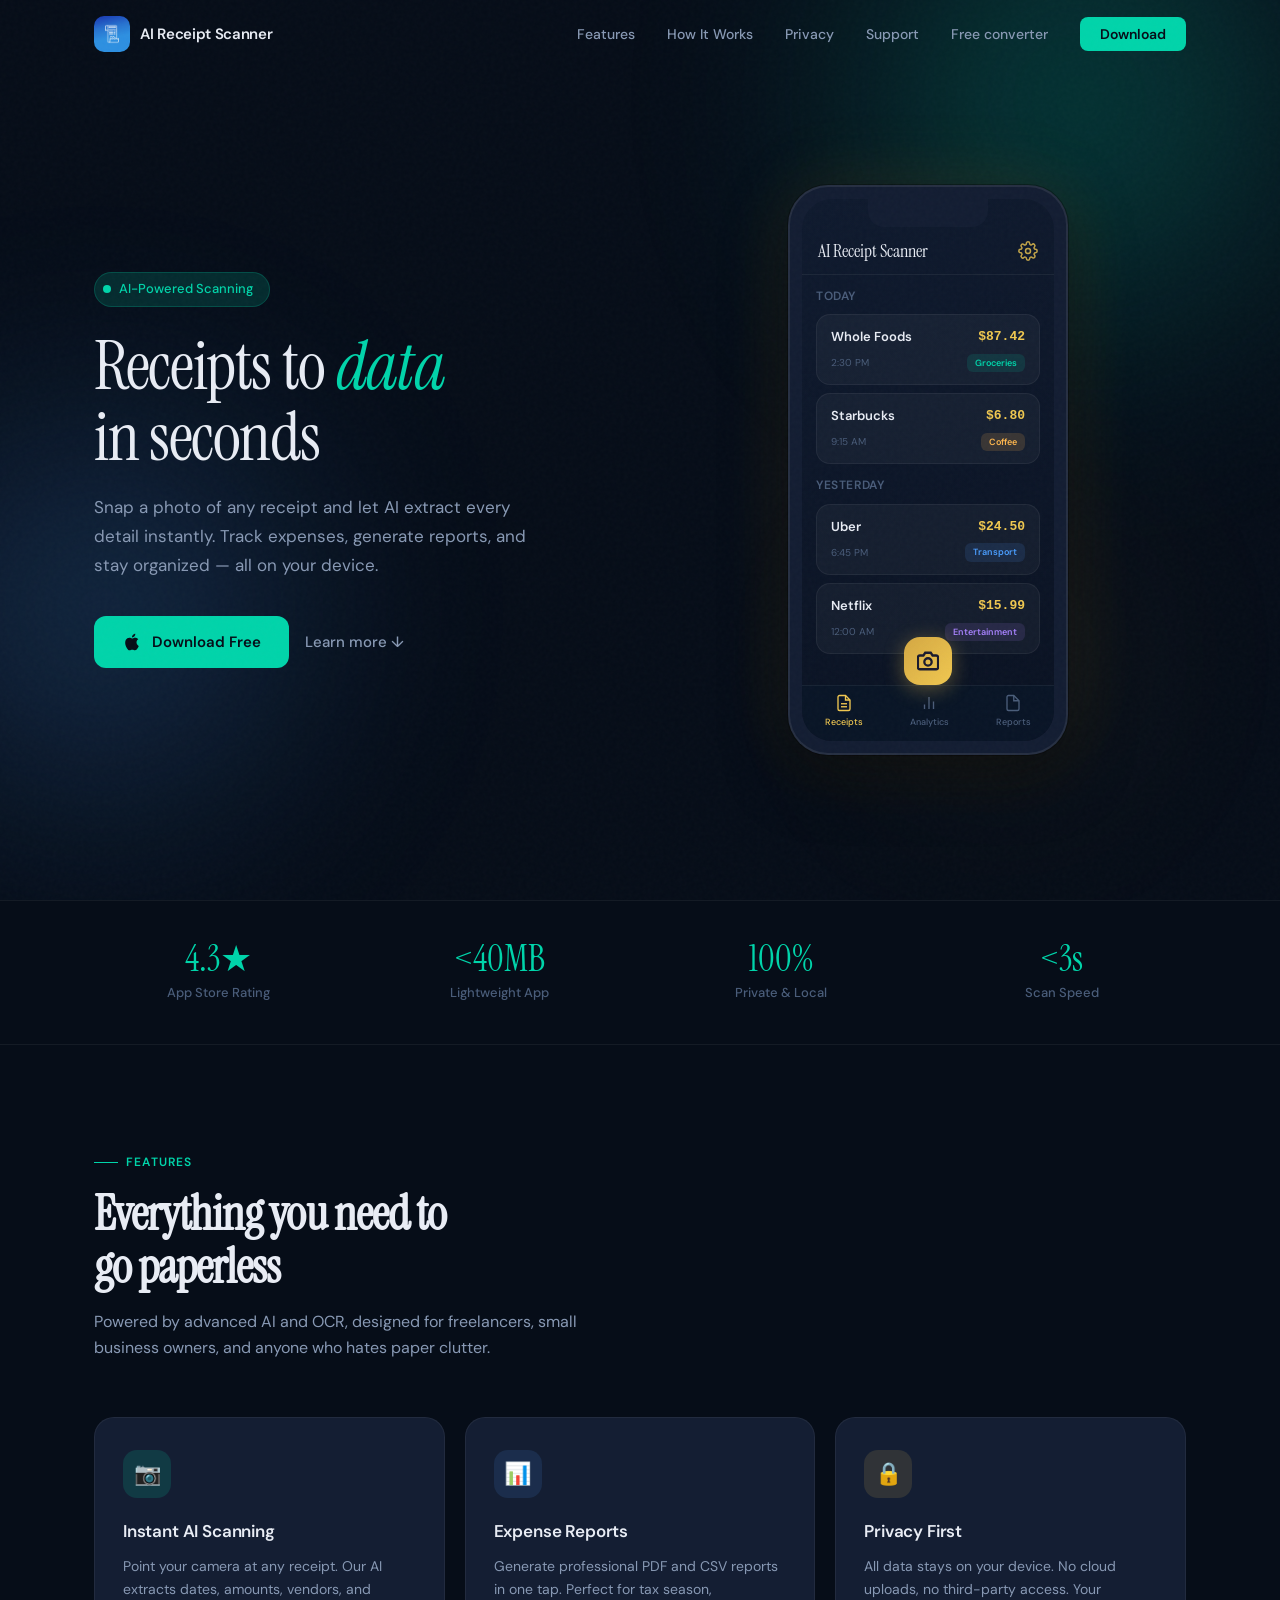
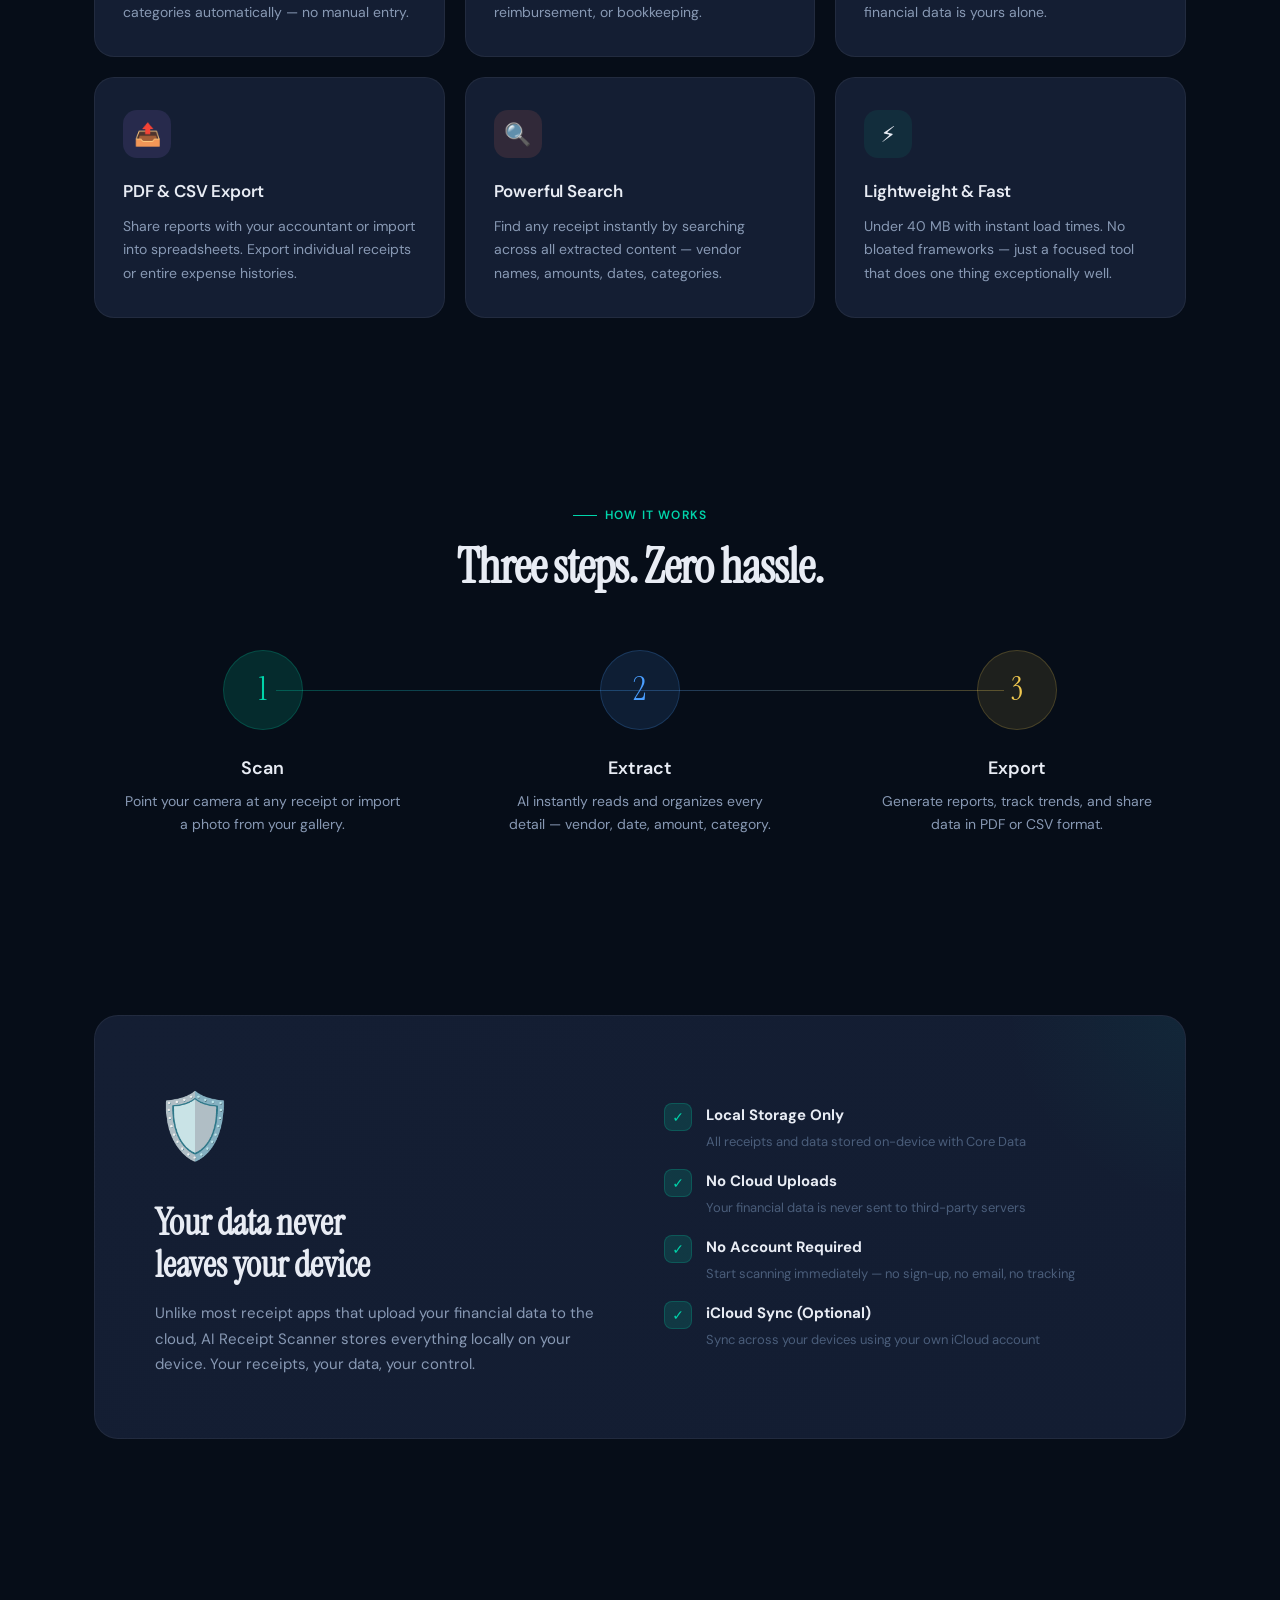
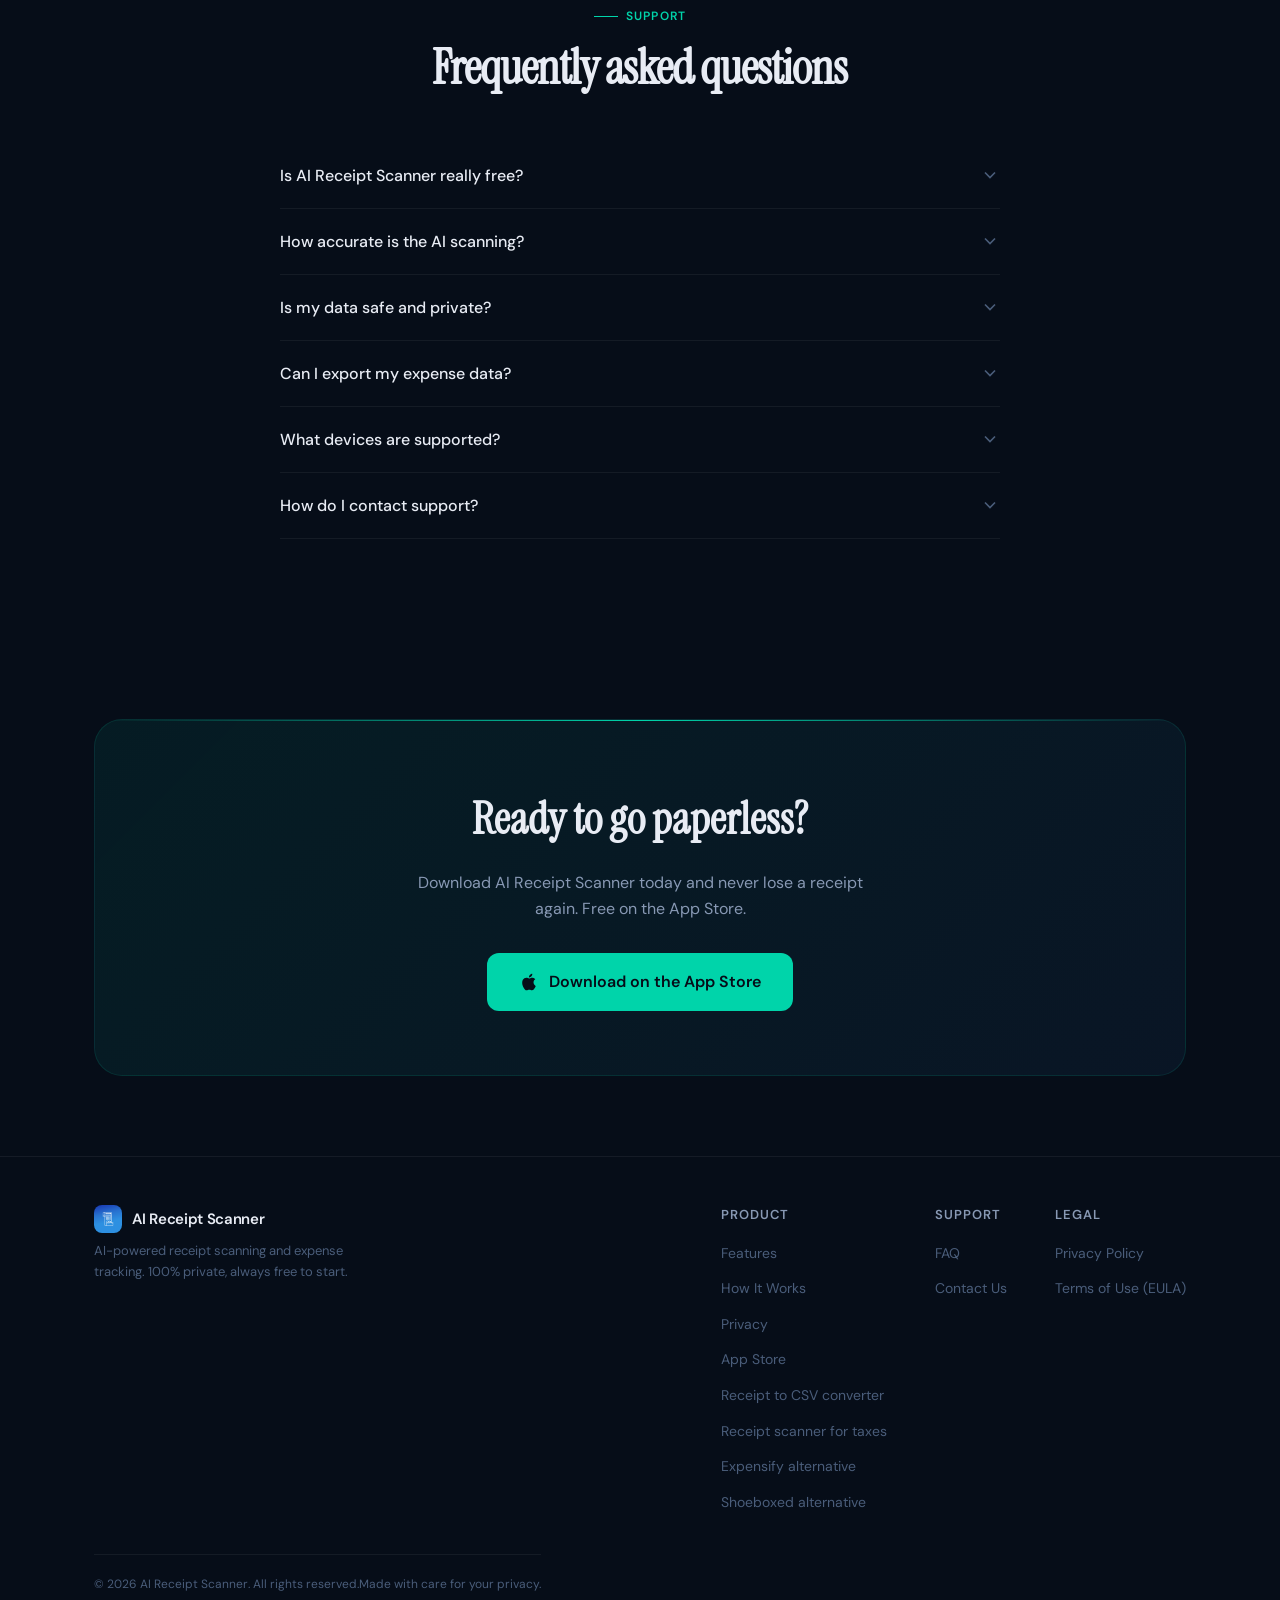
<file: index.html>
<!DOCTYPE html>
<html lang="en">
<head>
    <meta charset="UTF-8">
    <meta name="viewport" content="width=device-width, initial-scale=1.0">
    <title>AI Receipt Scanner — Effortless Expense Tracking</title>
    <link rel="canonical" href="https://ai-receipt-scanner.github.io/">
    <meta name="apple-itunes-app" content="app-id=1600939272">
    <meta name="description" content="Turn any receipt into organized expense data in seconds. AI-powered scanning, expense reports, and total privacy.">
    <link rel="icon" type="image/png" href="icon.png">
    <link rel="apple-touch-icon" href="icon.png">
    <link rel="preconnect" href="https://fonts.googleapis.com">
    <link rel="preconnect" href="https://fonts.gstatic.com" crossorigin>
    <link href="https://fonts.googleapis.com/css2?family=DM+Sans:ital,opsz,wght@0,9..40,300;0,9..40,400;0,9..40,500;0,9..40,600;0,9..40,700;1,9..40,400&family=Instrument+Serif:ital@0;1&display=swap" rel="stylesheet">
    <style>
        *, *::before, *::after { margin: 0; padding: 0; box-sizing: border-box; }

        :root {
            --deep: #060d18;
            --navy: #0a1628;
            --slate: #131d32;
            --card: #141e33;
            --border: rgba(255,255,255,0.06);
            --text: #e8ecf4;
            --text-mid: #8899b4;
            --text-dim: #4a5d7a;
            --accent: #00d4aa;
            --accent-glow: rgba(0,212,170,0.15);
            --blue: #4a9eff;
            --blue-glow: rgba(74,158,255,0.12);
            --gold: #f0c850;
            --serif: 'Instrument Serif', Georgia, serif;
            --sans: 'DM Sans', system-ui, sans-serif;
        }

        html { scroll-behavior: smooth; }

        body {
            font-family: var(--sans);
            background: var(--deep);
            color: var(--text);
            line-height: 1.6;
            overflow-x: hidden;
            -webkit-font-smoothing: antialiased;
        }

        /* ─── Noise overlay ─── */
        body::before {
            content: '';
            position: fixed;
            inset: 0;
            z-index: 9999;
            pointer-events: none;
            opacity: 0.025;
            background-image: url("data:image/svg+xml,%3Csvg viewBox='0 0 256 256' xmlns='http://www.w3.org/2000/svg'%3E%3Cfilter id='n'%3E%3CfeTurbulence type='fractalNoise' baseFrequency='0.9' numOctaves='4' stitchTiles='stitch'/%3E%3C/filter%3E%3Crect width='100%25' height='100%25' filter='url(%23n)'/%3E%3C/svg%3E");
        }

        /* ─── Ambient glow blobs ─── */
        .glow-wrap {
            position: fixed;
            inset: 0;
            z-index: 0;
            pointer-events: none;
            overflow: hidden;
        }
        .glow {
            position: absolute;
            border-radius: 50%;
            filter: blur(120px);
            opacity: 0.35;
        }
        .glow--teal {
            width: 600px; height: 600px;
            background: radial-gradient(circle, var(--accent) 0%, transparent 70%);
            top: -200px; right: -100px;
            animation: drift 18s ease-in-out infinite alternate;
        }
        .glow--blue {
            width: 500px; height: 500px;
            background: radial-gradient(circle, var(--blue) 0%, transparent 70%);
            top: 40%; left: -150px;
            animation: drift 22s ease-in-out infinite alternate-reverse;
        }
        .glow--gold {
            width: 300px; height: 300px;
            background: radial-gradient(circle, var(--gold) 0%, transparent 70%);
            bottom: 10%; right: 10%;
            opacity: 0.15;
            animation: drift 15s ease-in-out infinite alternate;
        }
        @keyframes drift {
            0% { transform: translate(0, 0) scale(1); }
            100% { transform: translate(40px, 30px) scale(1.1); }
        }

        /* ─── Layout ─── */
        .container {
            max-width: 1140px;
            margin: 0 auto;
            padding: 0 24px;
            position: relative;
            z-index: 1;
        }

        /* ─── Navigation ─── */
        nav {
            position: fixed;
            top: 0; left: 0; right: 0;
            z-index: 100;
            padding: 16px 0;
            transition: background 0.4s, backdrop-filter 0.4s, box-shadow 0.4s;
        }
        nav.scrolled {
            background: rgba(6,13,24,0.82);
            backdrop-filter: blur(20px) saturate(1.4);
            -webkit-backdrop-filter: blur(20px) saturate(1.4);
            box-shadow: 0 1px 0 var(--border);
        }
        nav .container {
            display: flex;
            align-items: center;
            justify-content: space-between;
        }
        .nav-logo {
            display: flex;
            align-items: center;
            gap: 10px;
            text-decoration: none;
            color: var(--text);
        }
        .nav-logo-icon {
            width: 36px; height: 36px;
            border-radius: 10px;
            overflow: hidden;
            flex-shrink: 0;
        }
        .nav-logo-icon img {
            width: 100%; height: 100%;
            object-fit: cover;
        }
        .nav-logo span {
            font-weight: 600;
            font-size: 15px;
            letter-spacing: -0.02em;
        }
        .nav-links {
            display: flex;
            align-items: center;
            gap: 32px;
            list-style: none;
        }
        .nav-links a {
            text-decoration: none;
            color: var(--text-mid);
            font-size: 14px;
            font-weight: 500;
            transition: color 0.25s;
        }
        .nav-links a:hover { color: var(--text); }
        .nav-cta {
            background: var(--accent) !important;
            color: var(--deep) !important;
            padding: 8px 20px;
            border-radius: 8px;
            font-weight: 600 !important;
            transition: transform 0.2s, box-shadow 0.2s !important;
        }
        .nav-cta:hover {
            transform: translateY(-1px);
            box-shadow: 0 4px 20px var(--accent-glow);
        }

        /* ─── Hero ─── */
        .hero {
            min-height: 100vh;
            display: flex;
            align-items: center;
            padding: 120px 0 80px;
            position: relative;
        }
        .hero .container {
            display: grid;
            grid-template-columns: 1fr 1fr;
            gap: 60px;
            align-items: center;
        }
        .hero-badge {
            display: inline-flex;
            align-items: center;
            gap: 8px;
            background: var(--accent-glow);
            border: 1px solid rgba(0,212,170,0.2);
            border-radius: 100px;
            padding: 6px 16px 6px 8px;
            font-size: 13px;
            font-weight: 500;
            color: var(--accent);
            margin-bottom: 24px;
            animation: fadeUp 0.8s ease both;
        }
        .hero-badge-dot {
            width: 8px; height: 8px;
            background: var(--accent);
            border-radius: 50%;
            animation: pulse-dot 2s ease-in-out infinite;
        }
        @keyframes pulse-dot {
            0%, 100% { opacity: 1; transform: scale(1); }
            50% { opacity: 0.5; transform: scale(0.8); }
        }
        .hero h1 {
            font-family: var(--serif);
            font-size: clamp(42px, 5.5vw, 68px);
            line-height: 1.05;
            font-weight: 400;
            letter-spacing: -0.02em;
            margin-bottom: 20px;
            animation: fadeUp 0.8s 0.1s ease both;
        }
        .hero h1 em {
            font-style: italic;
            color: var(--accent);
        }
        .hero-sub {
            font-size: 17px;
            color: var(--text-mid);
            max-width: 440px;
            line-height: 1.7;
            margin-bottom: 36px;
            animation: fadeUp 0.8s 0.2s ease both;
        }
        .hero-actions {
            display: flex;
            align-items: center;
            gap: 16px;
            animation: fadeUp 0.8s 0.3s ease both;
        }
        .btn-primary {
            display: inline-flex;
            align-items: center;
            gap: 10px;
            background: var(--accent);
            color: var(--deep);
            padding: 14px 28px;
            border-radius: 12px;
            text-decoration: none;
            font-weight: 600;
            font-size: 15px;
            transition: transform 0.2s, box-shadow 0.3s;
        }
        .btn-primary:hover {
            transform: translateY(-2px);
            box-shadow: 0 8px 30px var(--accent-glow);
        }
        .btn-primary svg { width: 20px; height: 20px; }
        .btn-secondary {
            display: inline-flex;
            align-items: center;
            gap: 8px;
            color: var(--text-mid);
            text-decoration: none;
            font-size: 15px;
            font-weight: 500;
            transition: color 0.25s;
        }
        .btn-secondary:hover { color: var(--text); }

        /* ─── Phone mockup ─── */
        .hero-visual {
            display: flex;
            justify-content: center;
            animation: fadeUp 1s 0.4s ease both;
        }
        .phone-frame {
            width: 280px;
            height: 570px;
            background: var(--slate);
            border-radius: 40px;
            border: 2px solid rgba(255,255,255,0.08);
            padding: 12px;
            position: relative;
            box-shadow:
                0 0 0 1px rgba(0,0,0,0.3),
                0 20px 60px rgba(0,0,0,0.5),
                0 0 80px rgba(240,200,80,0.12);
            animation: float 6s ease-in-out infinite;
        }
        @keyframes float {
            0%, 100% { transform: translateY(0); }
            50% { transform: translateY(-12px); }
        }
        .phone-screen {
            width: 100%;
            height: 100%;
            background: linear-gradient(160deg, #0f1a2e, #0a1222);
            border-radius: 30px;
            overflow: hidden;
            position: relative;
        }
        .phone-notch {
            width: 120px;
            height: 28px;
            background: var(--slate);
            border-radius: 0 0 16px 16px;
            margin: 0 auto;
            position: relative;
            z-index: 2;
        }
        .phone-content {
            padding: 0;
            display: flex;
            flex-direction: column;
            height: calc(100% - 28px);
        }
        /* App nav bar */
        .phone-navbar {
            display: flex;
            align-items: center;
            justify-content: space-between;
            padding: 10px 16px 8px;
            border-bottom: 1px solid rgba(255,255,255,0.06);
        }
        .phone-navbar-title {
            font-family: var(--serif);
            font-size: 18px;
            font-weight: 400;
            color: var(--text);
        }
        .phone-navbar-icon {
            width: 20px; height: 20px;
            color: var(--gold);
            opacity: 0.8;
        }
        /* Scrollable receipt list */
        .phone-list {
            flex: 1;
            padding: 12px 14px 0;
            overflow: hidden;
        }
        .phone-section-header {
            font-size: 12px;
            font-weight: 600;
            color: var(--text-dim);
            text-transform: uppercase;
            letter-spacing: 0.05em;
            margin-bottom: 8px;
        }
        .phone-section-header:not(:first-child) {
            margin-top: 12px;
        }
        .receipt-card {
            background: rgba(255,255,255,0.04);
            border: 1px solid var(--border);
            border-radius: 14px;
            padding: 12px 14px;
            margin-bottom: 8px;
            animation: cardSlide 0.6s ease both;
        }
        .receipt-card:nth-child(2) { animation-delay: 0.1s; }
        .receipt-card:nth-child(3) { animation-delay: 0.2s; }
        .receipt-card:nth-child(5) { animation-delay: 0.3s; }
        .receipt-card:nth-child(6) { animation-delay: 0.4s; }
        @keyframes cardSlide {
            from { opacity: 0; transform: translateX(20px); }
            to { opacity: 1; transform: translateX(0); }
        }
        .rc-top {
            display: flex;
            justify-content: space-between;
            align-items: center;
            margin-bottom: 6px;
        }
        .rc-vendor {
            font-weight: 600;
            font-size: 13px;
        }
        .rc-amount {
            font-family: 'JetBrains Mono', monospace;
            font-weight: 700;
            font-size: 13px;
            color: var(--gold);
        }
        .rc-meta {
            display: flex;
            justify-content: space-between;
            align-items: center;
            font-size: 10px;
            color: var(--text-dim);
        }
        .rc-tag {
            padding: 2px 8px;
            border-radius: 6px;
            font-size: 9px;
            font-weight: 600;
        }
        .rc-tag--food { background: rgba(76,175,80,0.15); color: #66bb6a; }
        .rc-tag--transport { background: rgba(74,158,255,0.12); color: #4a9eff; }
        .rc-tag--coffee { background: rgba(255,183,77,0.15); color: #ffb74d; }
        .rc-tag--groceries { background: rgba(0,212,170,0.12); color: #00d4aa; }
        .rc-tag--entertainment { background: rgba(168,130,255,0.12); color: #a882ff; }
        /* FAB scan button */
        .phone-fab {
            position: absolute;
            bottom: 56px;
            left: 50%;
            transform: translateX(-50%);
            width: 48px; height: 48px;
            border-radius: 16px;
            background: linear-gradient(135deg, #d4a843, #f0c850);
            display: flex;
            align-items: center;
            justify-content: center;
            box-shadow: 0 4px 20px rgba(240,200,80,0.35);
            z-index: 5;
        }
        .phone-fab svg { width: 22px; height: 22px; color: #1a1a2e; }
        /* Tab bar */
        .phone-tabbar {
            display: flex;
            align-items: center;
            justify-content: space-around;
            padding: 8px 0 12px;
            border-top: 1px solid rgba(255,255,255,0.06);
            background: rgba(10,22,40,0.95);
            position: absolute;
            bottom: 0; left: 0; right: 0;
            border-radius: 0 0 30px 30px;
        }
        .phone-tab {
            display: flex;
            flex-direction: column;
            align-items: center;
            gap: 3px;
            font-size: 9px;
            font-weight: 500;
            color: var(--text-dim);
        }
        .phone-tab--active { color: var(--gold); }
        .phone-tab svg { width: 18px; height: 18px; }

        /* ─── Stats bar ─── */
        .stats {
            padding: 40px 0;
            border-top: 1px solid var(--border);
            border-bottom: 1px solid var(--border);
        }
        .stats .container {
            display: grid;
            grid-template-columns: repeat(4, 1fr);
            gap: 32px;
            text-align: center;
        }
        .stat-num {
            font-family: var(--serif);
            font-size: 36px;
            color: var(--accent);
            line-height: 1;
            margin-bottom: 6px;
        }
        .stat-label {
            font-size: 13px;
            color: var(--text-dim);
            font-weight: 500;
        }

        /* ─── Features ─── */
        .features {
            padding: 100px 0;
        }
        .section-label {
            display: inline-flex;
            align-items: center;
            gap: 8px;
            font-size: 12px;
            font-weight: 600;
            text-transform: uppercase;
            letter-spacing: 0.1em;
            color: var(--accent);
            margin-bottom: 16px;
        }
        .section-label::before {
            content: '';
            width: 24px; height: 1px;
            background: var(--accent);
        }
        .section-title {
            font-family: var(--serif);
            font-size: clamp(32px, 4vw, 48px);
            line-height: 1.1;
            letter-spacing: -0.02em;
            margin-bottom: 16px;
        }
        .section-desc {
            font-size: 16px;
            color: var(--text-mid);
            max-width: 520px;
            margin-bottom: 56px;
        }
        .features-grid {
            display: grid;
            grid-template-columns: repeat(3, 1fr);
            gap: 20px;
        }
        .feature-card {
            background: var(--card);
            border: 1px solid var(--border);
            border-radius: 20px;
            padding: 32px 28px;
            transition: transform 0.3s, border-color 0.3s, box-shadow 0.3s;
            position: relative;
            overflow: hidden;
        }
        .feature-card::before {
            content: '';
            position: absolute;
            top: 0; left: 0; right: 0;
            height: 1px;
            background: linear-gradient(90deg, transparent, var(--accent), transparent);
            opacity: 0;
            transition: opacity 0.3s;
        }
        .feature-card:hover {
            transform: translateY(-4px);
            border-color: rgba(0,212,170,0.15);
            box-shadow: 0 12px 40px rgba(0,0,0,0.3);
        }
        .feature-card:hover::before { opacity: 1; }
        .feature-icon {
            width: 48px; height: 48px;
            border-radius: 14px;
            display: flex;
            align-items: center;
            justify-content: center;
            font-size: 22px;
            margin-bottom: 20px;
        }
        .fi-scan { background: var(--accent-glow); }
        .fi-report { background: var(--blue-glow); }
        .fi-privacy { background: rgba(240,200,80,0.12); }
        .fi-export { background: rgba(168,130,255,0.12); }
        .fi-search { background: rgba(255,120,100,0.12); }
        .fi-light { background: rgba(0,212,170,0.08); }
        .feature-card h3 {
            font-size: 17px;
            font-weight: 600;
            margin-bottom: 10px;
            letter-spacing: -0.01em;
        }
        .feature-card p {
            font-size: 14px;
            color: var(--text-mid);
            line-height: 1.65;
        }

        /* ─── How it works ─── */
        .how {
            padding: 80px 0 100px;
        }
        .how-steps {
            display: grid;
            grid-template-columns: repeat(3, 1fr);
            gap: 40px;
            margin-top: 56px;
            position: relative;
        }
        .how-steps::before {
            content: '';
            position: absolute;
            top: 40px;
            left: 16.66%;
            right: 16.66%;
            height: 1px;
            background: linear-gradient(90deg, var(--accent), var(--blue), var(--gold));
            opacity: 0.3;
        }
        .step {
            text-align: center;
        }
        .step-num {
            width: 80px; height: 80px;
            border-radius: 50%;
            display: flex;
            align-items: center;
            justify-content: center;
            margin: 0 auto 24px;
            font-family: var(--serif);
            font-size: 32px;
            position: relative;
            z-index: 1;
        }
        .step:nth-child(1) .step-num {
            background: var(--accent-glow);
            color: var(--accent);
            border: 1px solid rgba(0,212,170,0.2);
        }
        .step:nth-child(2) .step-num {
            background: var(--blue-glow);
            color: var(--blue);
            border: 1px solid rgba(74,158,255,0.2);
        }
        .step:nth-child(3) .step-num {
            background: rgba(240,200,80,0.1);
            color: var(--gold);
            border: 1px solid rgba(240,200,80,0.2);
        }
        .step h3 {
            font-size: 18px;
            font-weight: 600;
            margin-bottom: 8px;
        }
        .step p {
            font-size: 14px;
            color: var(--text-mid);
            max-width: 280px;
            margin: 0 auto;
        }

        /* ─── Privacy section ─── */
        .privacy-section {
            padding: 80px 0;
        }
        .privacy-card {
            background: linear-gradient(135deg, var(--card), var(--slate));
            border: 1px solid var(--border);
            border-radius: 24px;
            padding: 60px;
            display: grid;
            grid-template-columns: 1fr 1fr;
            gap: 48px;
            align-items: center;
            position: relative;
            overflow: hidden;
        }
        .privacy-card::after {
            content: '';
            position: absolute;
            top: -50%; right: -20%;
            width: 400px; height: 400px;
            background: radial-gradient(circle, rgba(0,212,170,0.06), transparent 70%);
            pointer-events: none;
        }
        .privacy-icon-big {
            font-size: 64px;
            margin-bottom: 24px;
            display: block;
        }
        .privacy-card h2 {
            font-family: var(--serif);
            font-size: 36px;
            line-height: 1.15;
            margin-bottom: 16px;
        }
        .privacy-card > div:first-child p {
            color: var(--text-mid);
            font-size: 15px;
            line-height: 1.7;
        }
        .privacy-points {
            list-style: none;
            display: flex;
            flex-direction: column;
            gap: 16px;
        }
        .privacy-points li {
            display: flex;
            align-items: flex-start;
            gap: 14px;
            font-size: 15px;
        }
        .pp-check {
            width: 28px; height: 28px;
            border-radius: 8px;
            background: var(--accent-glow);
            border: 1px solid rgba(0,212,170,0.2);
            display: flex;
            align-items: center;
            justify-content: center;
            flex-shrink: 0;
            color: var(--accent);
            font-size: 14px;
        }
        .pp-text strong {
            display: block;
            margin-bottom: 2px;
        }
        .pp-text span {
            font-size: 13px;
            color: var(--text-dim);
        }

        /* ─── FAQ ─── */
        .faq {
            padding: 80px 0 100px;
        }
        .faq-grid {
            max-width: 720px;
            margin: 48px auto 0;
        }
        .faq-item {
            border-bottom: 1px solid var(--border);
        }
        .faq-q {
            width: 100%;
            display: flex;
            align-items: center;
            justify-content: space-between;
            padding: 22px 0;
            background: none;
            border: none;
            color: var(--text);
            font-family: var(--sans);
            font-size: 16px;
            font-weight: 500;
            text-align: left;
            cursor: pointer;
            transition: color 0.25s;
        }
        .faq-q:hover { color: var(--accent); }
        .faq-chevron {
            width: 20px; height: 20px;
            transition: transform 0.3s;
            color: var(--text-dim);
            flex-shrink: 0;
            margin-left: 16px;
        }
        .faq-item.open .faq-chevron { transform: rotate(180deg); }
        .faq-a {
            max-height: 0;
            overflow: hidden;
            transition: max-height 0.35s ease, padding 0.35s ease;
        }
        .faq-item.open .faq-a {
            max-height: 300px;
            padding-bottom: 22px;
        }
        .faq-a p {
            font-size: 14px;
            color: var(--text-mid);
            line-height: 1.7;
        }
        .faq-a a {
            color: var(--accent);
            text-decoration: none;
        }
        .faq-a a:hover { text-decoration: underline; }

        /* ─── CTA ─── */
        .cta {
            padding: 80px 0;
            text-align: center;
        }
        .cta-box {
            background: linear-gradient(135deg, rgba(0,212,170,0.08), rgba(74,158,255,0.06));
            border: 1px solid rgba(0,212,170,0.12);
            border-radius: 28px;
            padding: 64px 40px;
            position: relative;
            overflow: hidden;
        }
        .cta-box::before {
            content: '';
            position: absolute;
            top: 0; left: 0; right: 0;
            height: 1px;
            background: linear-gradient(90deg, transparent, var(--accent), transparent);
        }
        .cta-box h2 {
            font-family: var(--serif);
            font-size: clamp(30px, 4vw, 44px);
            margin-bottom: 16px;
        }
        .cta-box p {
            color: var(--text-mid);
            font-size: 16px;
            max-width: 480px;
            margin: 0 auto 32px;
        }
        .cta-actions {
            display: flex;
            align-items: center;
            justify-content: center;
            gap: 16px;
        }
        .store-badge {
            display: inline-block;
            transition: transform 0.2s;
        }
        .store-badge:hover { transform: translateY(-2px); }
        .store-badge img { height: 52px; display: block; }

        /* ─── Footer ─── */
        footer {
            border-top: 1px solid var(--border);
            padding: 48px 0 32px;
        }
        footer .container {
            display: flex;
            align-items: flex-start;
            justify-content: space-between;
            flex-wrap: wrap;
            gap: 32px;
        }
        .footer-brand p {
            font-size: 13px;
            color: var(--text-dim);
            margin-top: 8px;
            max-width: 280px;
        }
        .footer-links {
            display: flex;
            gap: 48px;
        }
        .footer-col h4 {
            font-size: 13px;
            font-weight: 600;
            text-transform: uppercase;
            letter-spacing: 0.08em;
            color: var(--text-mid);
            margin-bottom: 14px;
        }
        .footer-col ul {
            list-style: none;
            display: flex;
            flex-direction: column;
            gap: 10px;
        }
        .footer-col a {
            font-size: 14px;
            color: var(--text-dim);
            text-decoration: none;
            transition: color 0.25s;
        }
        .footer-col a:hover { color: var(--accent); }
        .footer-bottom {
            margin-top: 40px;
            padding-top: 20px;
            border-top: 1px solid var(--border);
            display: flex;
            justify-content: space-between;
            align-items: center;
            font-size: 12px;
            color: var(--text-dim);
        }

        /* ─── Scroll reveal ─── */
        .reveal {
            opacity: 0;
            transform: translateY(30px);
            transition: opacity 0.7s ease, transform 0.7s ease;
        }
        .reveal.visible {
            opacity: 1;
            transform: translateY(0);
        }
        .reveal-delay-1 { transition-delay: 0.1s; }
        .reveal-delay-2 { transition-delay: 0.2s; }
        .reveal-delay-3 { transition-delay: 0.3s; }
        .reveal-delay-4 { transition-delay: 0.4s; }
        .reveal-delay-5 { transition-delay: 0.5s; }

        @keyframes fadeUp {
            from { opacity: 0; transform: translateY(24px); }
            to { opacity: 1; transform: translateY(0); }
        }

        /* ─── Mobile hamburger ─── */
        .mobile-toggle {
            display: none;
            background: none;
            border: none;
            color: var(--text);
            cursor: pointer;
            padding: 4px;
        }
        .mobile-toggle svg { width: 24px; height: 24px; }

        /* ─── Responsive ─── */
        @media (max-width: 900px) {
            .hero .container {
                grid-template-columns: 1fr;
                text-align: center;
            }
            .hero-sub { margin: 0 auto 36px; }
            .hero-actions { justify-content: center; }
            .hero-visual { order: -1; }
            .phone-frame { width: 240px; height: 490px; }
            .features-grid { grid-template-columns: 1fr 1fr; }
            .how-steps { grid-template-columns: 1fr; gap: 48px; }
            .how-steps::before { display: none; }
            .privacy-card {
                grid-template-columns: 1fr;
                padding: 40px 28px;
            }
            .stats .container { grid-template-columns: repeat(2, 1fr); }
            .footer-links { gap: 32px; }
        }
        @media (max-width: 640px) {
            .features-grid { grid-template-columns: 1fr; }
            .nav-links { display: none; }
            .nav-links.open {
                display: flex;
                flex-direction: column;
                position: absolute;
                top: 100%;
                left: 0; right: 0;
                background: rgba(6,13,24,0.96);
                backdrop-filter: blur(20px);
                padding: 20px 24px;
                gap: 16px;
                border-bottom: 1px solid var(--border);
            }
            .mobile-toggle { display: block; }
            .cta-actions { flex-direction: column; }
            .footer-bottom { flex-direction: column; gap: 8px; text-align: center; }
        }
    </style>
</head>
<body>

    <!-- Ambient glows -->
    <div class="glow-wrap">
        <div class="glow glow--teal"></div>
        <div class="glow glow--blue"></div>
        <div class="glow glow--gold"></div>
    </div>

    <!-- Navigation -->
    <nav id="nav">
        <div class="container">
            <a href="#" class="nav-logo">
                <div class="nav-logo-icon"><img src="icon.png" alt="AI Receipt Scanner"></div>
                <span>AI Receipt Scanner</span>
            </a>
            <button class="mobile-toggle" onclick="document.querySelector('.nav-links').classList.toggle('open')" aria-label="Menu">
                <svg viewBox="0 0 24 24" fill="none" stroke="currentColor" stroke-width="2"><path d="M3 12h18M3 6h18M3 18h18"/></svg>
            </button>
            <ul class="nav-links">
                <li><a href="#features">Features</a></li>
                <li><a href="#how">How It Works</a></li>
                <li><a href="#privacy">Privacy</a></li>
                <li><a href="#faq">Support</a></li>
                <li><a href="receipt-to-csv.html">Free converter</a></li>
                <li><a href="https://apps.apple.com/app/id1600939272" class="nav-cta">Download</a></li>
            </ul>
        </div>
    </nav>

    <!-- Hero -->
    <section class="hero">
        <div class="container">
            <div>
                <div class="hero-badge">
                    <div class="hero-badge-dot"></div>
                    AI-Powered Scanning
                </div>
                <h1>Receipts to <em>data</em> in&nbsp;seconds</h1>
                <p class="hero-sub">Snap a photo of any receipt and let AI extract every detail instantly. Track expenses, generate reports, and stay organized — all on your device.</p>
                <div class="hero-actions">
                    <a href="https://apps.apple.com/app/id1600939272" class="btn-primary">
                        <svg viewBox="0 0 24 24" fill="currentColor"><path d="M18.71 19.5c-.83 1.24-1.71 2.45-3.05 2.47-1.34.03-1.77-.79-3.29-.79-1.53 0-2 .77-3.27.82-1.31.05-2.3-1.32-3.14-2.53C4.25 17 2.94 12.45 4.7 9.39c.87-1.52 2.43-2.48 4.12-2.51 1.28-.02 2.5.87 3.29.87.78 0 2.26-1.07 3.8-.91.65.03 2.47.26 3.64 1.98-.09.06-2.17 1.28-2.15 3.81.03 3.02 2.65 4.03 2.68 4.04-.03.07-.42 1.44-1.38 2.83M13 3.5c.73-.83 1.94-1.46 2.94-1.5.13 1.17-.34 2.35-1.04 3.19-.69.85-1.83 1.51-2.95 1.42-.15-1.15.41-2.35 1.05-3.11z"/></svg>
                        Download Free
                    </a>
                    <a href="#features" class="btn-secondary">
                        Learn more &darr;
                    </a>
                </div>
            </div>
            <div class="hero-visual">
                <div class="phone-frame">
                    <div class="phone-screen">
                        <div class="phone-notch"></div>
                        <div class="phone-content">
                            <!-- Nav bar -->
                            <div class="phone-navbar">
                                <span class="phone-navbar-title">AI Receipt Scanner</span>
                                <svg class="phone-navbar-icon" viewBox="0 0 24 24" fill="none" stroke="currentColor" stroke-width="1.8" stroke-linecap="round" stroke-linejoin="round"><circle cx="12" cy="12" r="3"/><path d="M19.4 15a1.65 1.65 0 00.33 1.82l.06.06a2 2 0 010 2.83 2 2 0 01-2.83 0l-.06-.06a1.65 1.65 0 00-1.82-.33 1.65 1.65 0 00-1 1.51V21a2 2 0 01-4 0v-.09A1.65 1.65 0 009 19.4a1.65 1.65 0 00-1.82.33l-.06.06a2 2 0 01-2.83-2.83l.06-.06A1.65 1.65 0 004.68 15a1.65 1.65 0 00-1.51-1H3a2 2 0 010-4h.09A1.65 1.65 0 004.6 9a1.65 1.65 0 00-.33-1.82l-.06-.06a2 2 0 012.83-2.83l.06.06A1.65 1.65 0 009 4.68a1.65 1.65 0 001-1.51V3a2 2 0 014 0v.09a1.65 1.65 0 001 1.51 1.65 1.65 0 001.82-.33l.06-.06a2 2 0 012.83 2.83l-.06.06A1.65 1.65 0 0019.4 9a1.65 1.65 0 001.51 1H21a2 2 0 010 4h-.09a1.65 1.65 0 00-1.51 1z"/></svg>
                            </div>
                            <!-- Receipt list -->
                            <div class="phone-list">
                                <div class="phone-section-header">Today</div>
                                <div class="receipt-card">
                                    <div class="rc-top">
                                        <span class="rc-vendor">Whole Foods</span>
                                        <span class="rc-amount">$87.42</span>
                                    </div>
                                    <div class="rc-meta">
                                        <span>2:30 PM</span>
                                        <span class="rc-tag rc-tag--groceries">Groceries</span>
                                    </div>
                                </div>
                                <div class="receipt-card">
                                    <div class="rc-top">
                                        <span class="rc-vendor">Starbucks</span>
                                        <span class="rc-amount">$6.80</span>
                                    </div>
                                    <div class="rc-meta">
                                        <span>9:15 AM</span>
                                        <span class="rc-tag rc-tag--coffee">Coffee</span>
                                    </div>
                                </div>
                                <div class="phone-section-header">Yesterday</div>
                                <div class="receipt-card">
                                    <div class="rc-top">
                                        <span class="rc-vendor">Uber</span>
                                        <span class="rc-amount">$24.50</span>
                                    </div>
                                    <div class="rc-meta">
                                        <span>6:45 PM</span>
                                        <span class="rc-tag rc-tag--transport">Transport</span>
                                    </div>
                                </div>
                                <div class="receipt-card">
                                    <div class="rc-top">
                                        <span class="rc-vendor">Netflix</span>
                                        <span class="rc-amount">$15.99</span>
                                    </div>
                                    <div class="rc-meta">
                                        <span>12:00 AM</span>
                                        <span class="rc-tag rc-tag--entertainment">Entertainment</span>
                                    </div>
                                </div>
                            </div>
                            <!-- FAB -->
                            <div class="phone-fab">
                                <svg viewBox="0 0 24 24" fill="none" stroke="currentColor" stroke-width="2.5" stroke-linecap="round"><path d="M23 19a2 2 0 01-2 2H3a2 2 0 01-2-2V8a2 2 0 012-2h4l2-3h6l2 3h4a2 2 0 012 2z"/><circle cx="12" cy="13" r="4"/></svg>
                            </div>
                            <!-- Tab bar -->
                            <div class="phone-tabbar">
                                <div class="phone-tab phone-tab--active">
                                    <svg viewBox="0 0 24 24" fill="none" stroke="currentColor" stroke-width="1.8"><path d="M14 2H6a2 2 0 00-2 2v16a2 2 0 002 2h12a2 2 0 002-2V8z"/><polyline points="14 2 14 8 20 8"/><line x1="16" y1="13" x2="8" y2="13"/><line x1="16" y1="17" x2="8" y2="17"/></svg>
                                    <span>Receipts</span>
                                </div>
                                <div class="phone-tab">
                                    <svg viewBox="0 0 24 24" fill="none" stroke="currentColor" stroke-width="1.8"><line x1="18" y1="20" x2="18" y2="10"/><line x1="12" y1="20" x2="12" y2="4"/><line x1="6" y1="20" x2="6" y2="14"/></svg>
                                    <span>Analytics</span>
                                </div>
                                <div class="phone-tab">
                                    <svg viewBox="0 0 24 24" fill="none" stroke="currentColor" stroke-width="1.8"><path d="M13 2H6a2 2 0 00-2 2v16a2 2 0 002 2h12a2 2 0 002-2V9z"/><polyline points="13 2 13 9 20 9"/></svg>
                                    <span>Reports</span>
                                </div>
                            </div>
                        </div>
                    </div>
                </div>
            </div>
        </div>
    </section>

    <!-- Stats -->
    <section class="stats reveal">
        <div class="container">
            <div>
                <div class="stat-num">4.3&#9733;</div>
                <div class="stat-label">App Store Rating</div>
            </div>
            <div>
                <div class="stat-num">&lt;40MB</div>
                <div class="stat-label">Lightweight App</div>
            </div>
            <div>
                <div class="stat-num">100%</div>
                <div class="stat-label">Private &amp; Local</div>
            </div>
            <div>
                <div class="stat-num">&lt;3s</div>
                <div class="stat-label">Scan Speed</div>
            </div>
        </div>
    </section>

    <!-- Features -->
    <section class="features" id="features">
        <div class="container">
            <div class="section-label reveal">Features</div>
            <h2 class="section-title reveal">Everything you need to<br>go paperless</h2>
            <p class="section-desc reveal">Powered by advanced AI and OCR, designed for freelancers, small business owners, and anyone who hates paper clutter.</p>
            <div class="features-grid">
                <div class="feature-card reveal reveal-delay-1">
                    <div class="feature-icon fi-scan">&#x1F4F7;</div>
                    <h3>Instant AI Scanning</h3>
                    <p>Point your camera at any receipt. Our AI extracts dates, amounts, vendors, and categories automatically — no manual entry.</p>
                </div>
                <div class="feature-card reveal reveal-delay-2">
                    <div class="feature-icon fi-report">&#x1F4CA;</div>
                    <h3>Expense Reports</h3>
                    <p>Generate professional PDF and CSV reports in one tap. Perfect for tax season, reimbursement, or bookkeeping.</p>
                </div>
                <div class="feature-card reveal reveal-delay-3">
                    <div class="feature-icon fi-privacy">&#x1F512;</div>
                    <h3>Privacy First</h3>
                    <p>All data stays on your device. No cloud uploads, no third-party access. Your financial data is yours alone.</p>
                </div>
                <div class="feature-card reveal reveal-delay-1">
                    <div class="feature-icon fi-export">&#x1F4E4;</div>
                    <h3>PDF &amp; CSV Export</h3>
                    <p>Share reports with your accountant or import into spreadsheets. Export individual receipts or entire expense histories.</p>
                </div>
                <div class="feature-card reveal reveal-delay-2">
                    <div class="feature-icon fi-search">&#x1F50D;</div>
                    <h3>Powerful Search</h3>
                    <p>Find any receipt instantly by searching across all extracted content — vendor names, amounts, dates, categories.</p>
                </div>
                <div class="feature-card reveal reveal-delay-3">
                    <div class="feature-icon fi-light">&#x26A1;</div>
                    <h3>Lightweight &amp; Fast</h3>
                    <p>Under 40 MB with instant load times. No bloated frameworks — just a focused tool that does one thing exceptionally well.</p>
                </div>
            </div>
        </div>
    </section>

    <!-- How it works -->
    <section class="how" id="how">
        <div class="container">
            <div style="text-align:center">
                <div class="section-label reveal" style="justify-content:center">How It Works</div>
                <h2 class="section-title reveal">Three steps. Zero hassle.</h2>
            </div>
            <div class="how-steps">
                <div class="step reveal">
                    <div class="step-num">1</div>
                    <h3>Scan</h3>
                    <p>Point your camera at any receipt or import a photo from your gallery.</p>
                </div>
                <div class="step reveal reveal-delay-2">
                    <div class="step-num">2</div>
                    <h3>Extract</h3>
                    <p>AI instantly reads and organizes every detail — vendor, date, amount, category.</p>
                </div>
                <div class="step reveal reveal-delay-4">
                    <div class="step-num">3</div>
                    <h3>Export</h3>
                    <p>Generate reports, track trends, and share data in PDF or CSV format.</p>
                </div>
            </div>
        </div>
    </section>

    <!-- Privacy -->
    <section class="privacy-section" id="privacy">
        <div class="container">
            <div class="privacy-card reveal">
                <div>
                    <span class="privacy-icon-big">&#x1F6E1;&#xFE0F;</span>
                    <h2>Your data never<br>leaves your device</h2>
                    <p>Unlike most receipt apps that upload your financial data to the cloud, AI Receipt Scanner stores everything locally on your device. Your receipts, your data, your control.</p>
                </div>
                <ul class="privacy-points">
                    <li>
                        <div class="pp-check">&#x2713;</div>
                        <div class="pp-text">
                            <strong>Local Storage Only</strong>
                            <span>All receipts and data stored on-device with Core Data</span>
                        </div>
                    </li>
                    <li>
                        <div class="pp-check">&#x2713;</div>
                        <div class="pp-text">
                            <strong>No Cloud Uploads</strong>
                            <span>Your financial data is never sent to third-party servers</span>
                        </div>
                    </li>
                    <li>
                        <div class="pp-check">&#x2713;</div>
                        <div class="pp-text">
                            <strong>No Account Required</strong>
                            <span>Start scanning immediately — no sign-up, no email, no tracking</span>
                        </div>
                    </li>
                    <li>
                        <div class="pp-check">&#x2713;</div>
                        <div class="pp-text">
                            <strong>iCloud Sync (Optional)</strong>
                            <span>Sync across your devices using your own iCloud account</span>
                        </div>
                    </li>
                </ul>
            </div>
        </div>
    </section>

    <!-- FAQ / Support -->
    <section class="faq" id="faq">
        <div class="container" style="text-align:center">
            <div class="section-label reveal" style="justify-content:center">Support</div>
            <h2 class="section-title reveal">Frequently asked questions</h2>
        </div>
        <div class="faq-grid">
            <div class="faq-item reveal">
                <button class="faq-q" onclick="this.parentElement.classList.toggle('open')">
                    Is AI Receipt Scanner really free?
                    <svg class="faq-chevron" viewBox="0 0 24 24" fill="none" stroke="currentColor" stroke-width="2"><path d="M6 9l6 6 6-6"/></svg>
                </button>
                <div class="faq-a">
                    <p>Yes! The core scanning and expense tracking features are completely free. We offer an optional Pro upgrade for advanced features like unlimited exports, analytics dashboards, and budget tracking.</p>
                </div>
            </div>
            <div class="faq-item reveal reveal-delay-1">
                <button class="faq-q" onclick="this.parentElement.classList.toggle('open')">
                    How accurate is the AI scanning?
                    <svg class="faq-chevron" viewBox="0 0 24 24" fill="none" stroke="currentColor" stroke-width="2"><path d="M6 9l6 6 6-6"/></svg>
                </button>
                <div class="faq-a">
                    <p>Our AI uses advanced OCR combined with GPT-powered field detection to accurately extract vendor names, dates, amounts, and categories from virtually any receipt format. The AI also learns and adapts to new receipt types over time.</p>
                </div>
            </div>
            <div class="faq-item reveal reveal-delay-2">
                <button class="faq-q" onclick="this.parentElement.classList.toggle('open')">
                    Is my data safe and private?
                    <svg class="faq-chevron" viewBox="0 0 24 24" fill="none" stroke="currentColor" stroke-width="2"><path d="M6 9l6 6 6-6"/></svg>
                </button>
                <div class="faq-a">
                    <p>Absolutely. All receipt data is stored locally on your device using Core Data. We don't have access to your receipts or financial information. Optional iCloud sync uses your own Apple account. Read our <a href="privacy.html">Privacy Policy</a> for full details.</p>
                </div>
            </div>
            <div class="faq-item reveal reveal-delay-3">
                <button class="faq-q" onclick="this.parentElement.classList.toggle('open')">
                    Can I export my expense data?
                    <svg class="faq-chevron" viewBox="0 0 24 24" fill="none" stroke="currentColor" stroke-width="2"><path d="M6 9l6 6 6-6"/></svg>
                </button>
                <div class="faq-a">
                    <p>Yes! Export your receipts and expense reports as PDF or CSV files. You can share them directly with your accountant, import into spreadsheets, or save to your Files app.</p>
                </div>
            </div>
            <div class="faq-item reveal reveal-delay-4">
                <button class="faq-q" onclick="this.parentElement.classList.toggle('open')">
                    What devices are supported?
                    <svg class="faq-chevron" viewBox="0 0 24 24" fill="none" stroke="currentColor" stroke-width="2"><path d="M6 9l6 6 6-6"/></svg>
                </button>
                <div class="faq-a">
                    <p>AI Receipt Scanner works on iPhone (iOS 16+), iPad, Mac (Apple Silicon), and Apple Vision Pro. Your data syncs across all your devices via iCloud.</p>
                </div>
            </div>
            <div class="faq-item reveal reveal-delay-5">
                <button class="faq-q" onclick="this.parentElement.classList.toggle('open')">
                    How do I contact support?
                    <svg class="faq-chevron" viewBox="0 0 24 24" fill="none" stroke="currentColor" stroke-width="2"><path d="M6 9l6 6 6-6"/></svg>
                </button>
                <div class="faq-a">
                    <p>We'd love to hear from you! Email us at <a href="mailto:receiptly@proton.me">receiptly@proton.me</a> for any questions, feedback, or feature requests. We typically respond within 24 hours.</p>
                </div>
            </div>
        </div>
    </section>

    <!-- CTA -->
    <section class="cta">
        <div class="container">
            <div class="cta-box reveal">
                <h2>Ready to go paperless?</h2>
                <p>Download AI Receipt Scanner today and never lose a receipt again. Free on the App Store.</p>
                <div class="cta-actions">
                    <a href="https://apps.apple.com/app/id1600939272" class="btn-primary" style="font-size:16px; padding:16px 32px;">
                        <svg viewBox="0 0 24 24" fill="currentColor" width="22" height="22"><path d="M18.71 19.5c-.83 1.24-1.71 2.45-3.05 2.47-1.34.03-1.77-.79-3.29-.79-1.53 0-2 .77-3.27.82-1.31.05-2.3-1.32-3.14-2.53C4.25 17 2.94 12.45 4.7 9.39c.87-1.52 2.43-2.48 4.12-2.51 1.28-.02 2.5.87 3.29.87.78 0 2.26-1.07 3.8-.91.65.03 2.47.26 3.64 1.98-.09.06-2.17 1.28-2.15 3.81.03 3.02 2.65 4.03 2.68 4.04-.03.07-.42 1.44-1.38 2.83M13 3.5c.73-.83 1.94-1.46 2.94-1.5.13 1.17-.34 2.35-1.04 3.19-.69.85-1.83 1.51-2.95 1.42-.15-1.15.41-2.35 1.05-3.11z"/></svg>
                        Download on the App Store
                    </a>
                </div>
            </div>
        </div>
    </section>

    <!-- Footer -->
    <footer>
        <div class="container">
            <div class="footer-brand">
                <a href="#" class="nav-logo" style="margin-bottom:4px">
                    <div class="nav-logo-icon" style="width:28px;height:28px;border-radius:8px"><img src="icon.png" alt="AI Receipt Scanner"></div>
                    <span>AI Receipt Scanner</span>
                </a>
                <p>AI-powered receipt scanning and expense tracking. 100% private, always free to start.</p>
            </div>
            <div class="footer-links">
                <div class="footer-col">
                    <h4>Product</h4>
                    <ul>
                        <li><a href="#features">Features</a></li>
                        <li><a href="#how">How It Works</a></li>
                        <li><a href="#privacy">Privacy</a></li>
                        <li><a href="https://apps.apple.com/app/id1600939272">App Store</a></li>
                        <li><a href="receipt-to-csv.html">Receipt to CSV converter</a></li>
                        <li><a href="receipt-scanner-for-taxes.html">Receipt scanner for taxes</a></li>
                        <li><a href="expensify-alternative.html">Expensify alternative</a></li>
                        <li><a href="shoeboxed-alternative.html">Shoeboxed alternative</a></li>
                    </ul>
                </div>
                <div class="footer-col">
                    <h4>Support</h4>
                    <ul>
                        <li><a href="#faq">FAQ</a></li>
                        <li><a href="mailto:receiptly@proton.me">Contact Us</a></li>
                    </ul>
                </div>
                <div class="footer-col">
                    <h4>Legal</h4>
                    <ul>
                        <li><a href="privacy.html">Privacy Policy</a></li>
                        <li><a href="terms.html">Terms of Use (EULA)</a></li>
                    </ul>
                </div>
            </div>
        </div>
        <div class="container">
            <div class="footer-bottom">
                <span>&copy; 2026 AI Receipt Scanner. All rights reserved.</span>
                <span>Made with care for your privacy.</span>
            </div>
        </div>
    </footer>

    <script>
        // Nav scroll effect
        const nav = document.getElementById('nav');
        window.addEventListener('scroll', () => {
            nav.classList.toggle('scrolled', window.scrollY > 40);
        });

        // Scroll reveal
        const observer = new IntersectionObserver((entries) => {
            entries.forEach(entry => {
                if (entry.isIntersecting) {
                    entry.target.classList.add('visible');
                }
            });
        }, { threshold: 0.1, rootMargin: '0px 0px -40px 0px' });

        document.querySelectorAll('.reveal').forEach(el => observer.observe(el));

        // Close mobile nav on link click
        document.querySelectorAll('.nav-links a').forEach(a => {
            a.addEventListener('click', () => {
                document.querySelector('.nav-links').classList.remove('open');
            });
        });
    </script>
</body>
</html>
</file>
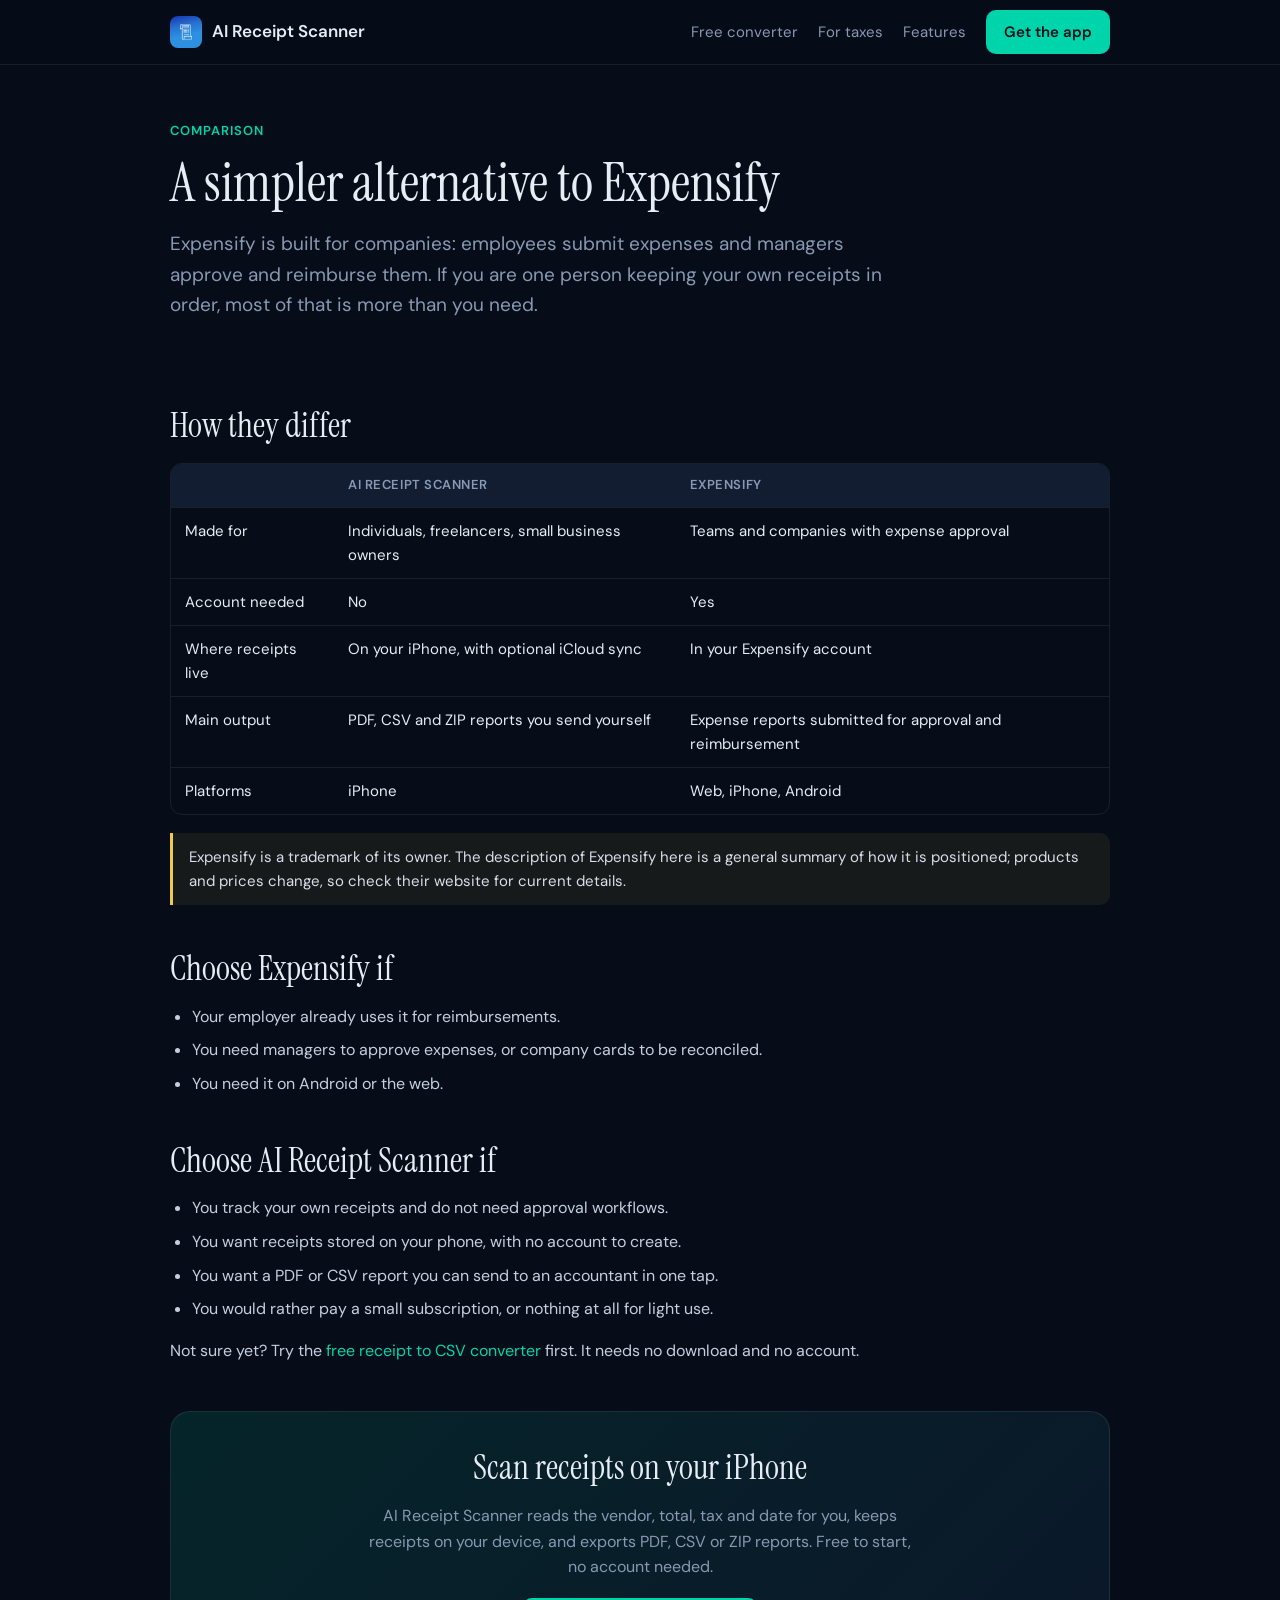
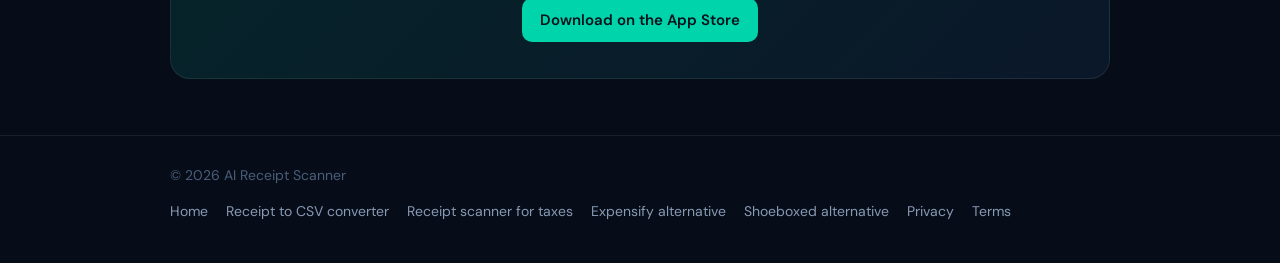
<file: expensify-alternative.html>
<!DOCTYPE html>
<html lang="en">
<head>
    <meta charset="UTF-8">
    <meta name="viewport" content="width=device-width, initial-scale=1.0">
    <title>Expensify Alternative for Individuals and Freelancers | AI Receipt Scanner</title>
    <meta name="description" content="Looking for a simpler alternative to Expensify? AI Receipt Scanner is an iPhone app for people who just need to scan, organise and export their own receipts.">
    <link rel="canonical" href="https://ai-receipt-scanner.github.io/expensify-alternative.html">
    <meta property="og:title" content="Expensify Alternative for Individuals and Freelancers | AI Receipt Scanner">
    <meta property="og:description" content="Looking for a simpler alternative to Expensify? AI Receipt Scanner is an iPhone app for people who just need to scan, organise and export their own receipts.">
    <meta property="og:type" content="website">
    <meta property="og:url" content="https://ai-receipt-scanner.github.io/expensify-alternative.html">
    <meta property="og:image" content="https://ai-receipt-scanner.github.io/icon.png">
    <meta name="apple-itunes-app" content="app-id=1600939272">
    <link rel="icon" type="image/png" href="icon.png">
    <link rel="apple-touch-icon" href="icon.png">
    <link rel="preconnect" href="https://fonts.googleapis.com">
    <link rel="preconnect" href="https://fonts.gstatic.com" crossorigin>
    <link href="https://fonts.googleapis.com/css2?family=DM+Sans:opsz,wght@9..40,400;9..40,500;9..40,600&family=Instrument+Serif&display=swap" rel="stylesheet">
    <link rel="stylesheet" href="assets/pages.css">
</head>
<body>
    <header class="site-nav">
        <div class="container">
            <a class="brand" href="index.html"><img src="icon.png" alt=""> AI Receipt Scanner</a>
            <ul class="nav-links">
                <li><a href="receipt-to-csv.html">Free converter</a></li>
                <li><a href="receipt-scanner-for-taxes.html">For taxes</a></li>
                <li><a href="index.html#features">Features</a></li>
                <li><a class="button" href="https://apps.apple.com/app/id1600939272">Get the app</a></li>
            </ul>
        </div>
    </header>
    <main class="container">
        <section class="hero">
            <div class="eyebrow">Comparison</div>
            <h1>A simpler alternative to Expensify</h1>
            <p class="lead">Expensify is built for companies: employees submit expenses and managers approve and reimburse them. If you are one person keeping your own receipts in order, most of that is more than you need.</p>
        </section>

        <h2>How they differ</h2>
        <div class="table-wrap">
            <table>
                <thead><tr><th></th><th>AI Receipt Scanner</th><th>Expensify</th></tr></thead>
                <tbody>
                    <tr><td>Made for</td><td>Individuals, freelancers, small business owners</td><td>Teams and companies with expense approval</td></tr>
                    <tr><td>Account needed</td><td>No</td><td>Yes</td></tr>
                    <tr><td>Where receipts live</td><td>On your iPhone, with optional iCloud sync</td><td>In your Expensify account</td></tr>
                    <tr><td>Main output</td><td>PDF, CSV and ZIP reports you send yourself</td><td>Expense reports submitted for approval and reimbursement</td></tr>
                    <tr><td>Platforms</td><td>iPhone</td><td>Web, iPhone, Android</td></tr>
                </tbody>
            </table>
        </div>
        <p class="note">Expensify is a trademark of its owner. The description of Expensify here is a general summary of how it is positioned; products and prices change, so check their website for current details.</p>

        <h2>Choose Expensify if</h2>
        <ul>
            <li>Your employer already uses it for reimbursements.</li>
            <li>You need managers to approve expenses, or company cards to be reconciled.</li>
            <li>You need it on Android or the web.</li>
        </ul>

        <h2>Choose AI Receipt Scanner if</h2>
        <ul>
            <li>You track your own receipts and do not need approval workflows.</li>
            <li>You want receipts stored on your phone, with no account to create.</li>
            <li>You want a PDF or CSV report you can send to an accountant in one tap.</li>
            <li>You would rather pay a small subscription, or nothing at all for light use.</li>
        </ul>
        <p>Not sure yet? Try the <a href="receipt-to-csv.html">free receipt to CSV converter</a> first. It needs no download and no account.</p>

        <section class="cta">
            <h2>Scan receipts on your iPhone</h2>
            <p>AI Receipt Scanner reads the vendor, total, tax and date for you, keeps receipts on your device, and exports PDF, CSV or ZIP reports. Free to start, no account needed.</p>
            <a class="button" href="https://apps.apple.com/app/id1600939272">Download on the App Store</a>
        </section>
    </main>
    <footer class="site-footer">
        <div class="container">
            <span>&copy; 2026 AI Receipt Scanner</span>
            <nav class="footer-links" aria-label="Footer">
                <a href="index.html">Home</a>
                <a href="receipt-to-csv.html">Receipt to CSV converter</a>
                <a href="receipt-scanner-for-taxes.html">Receipt scanner for taxes</a>
                <a href="expensify-alternative.html">Expensify alternative</a>
                <a href="shoeboxed-alternative.html">Shoeboxed alternative</a>
                <a href="privacy.html">Privacy</a>
                <a href="terms.html">Terms</a>
            </nav>
        </div>
    </footer>
</body>
</html>
</file>
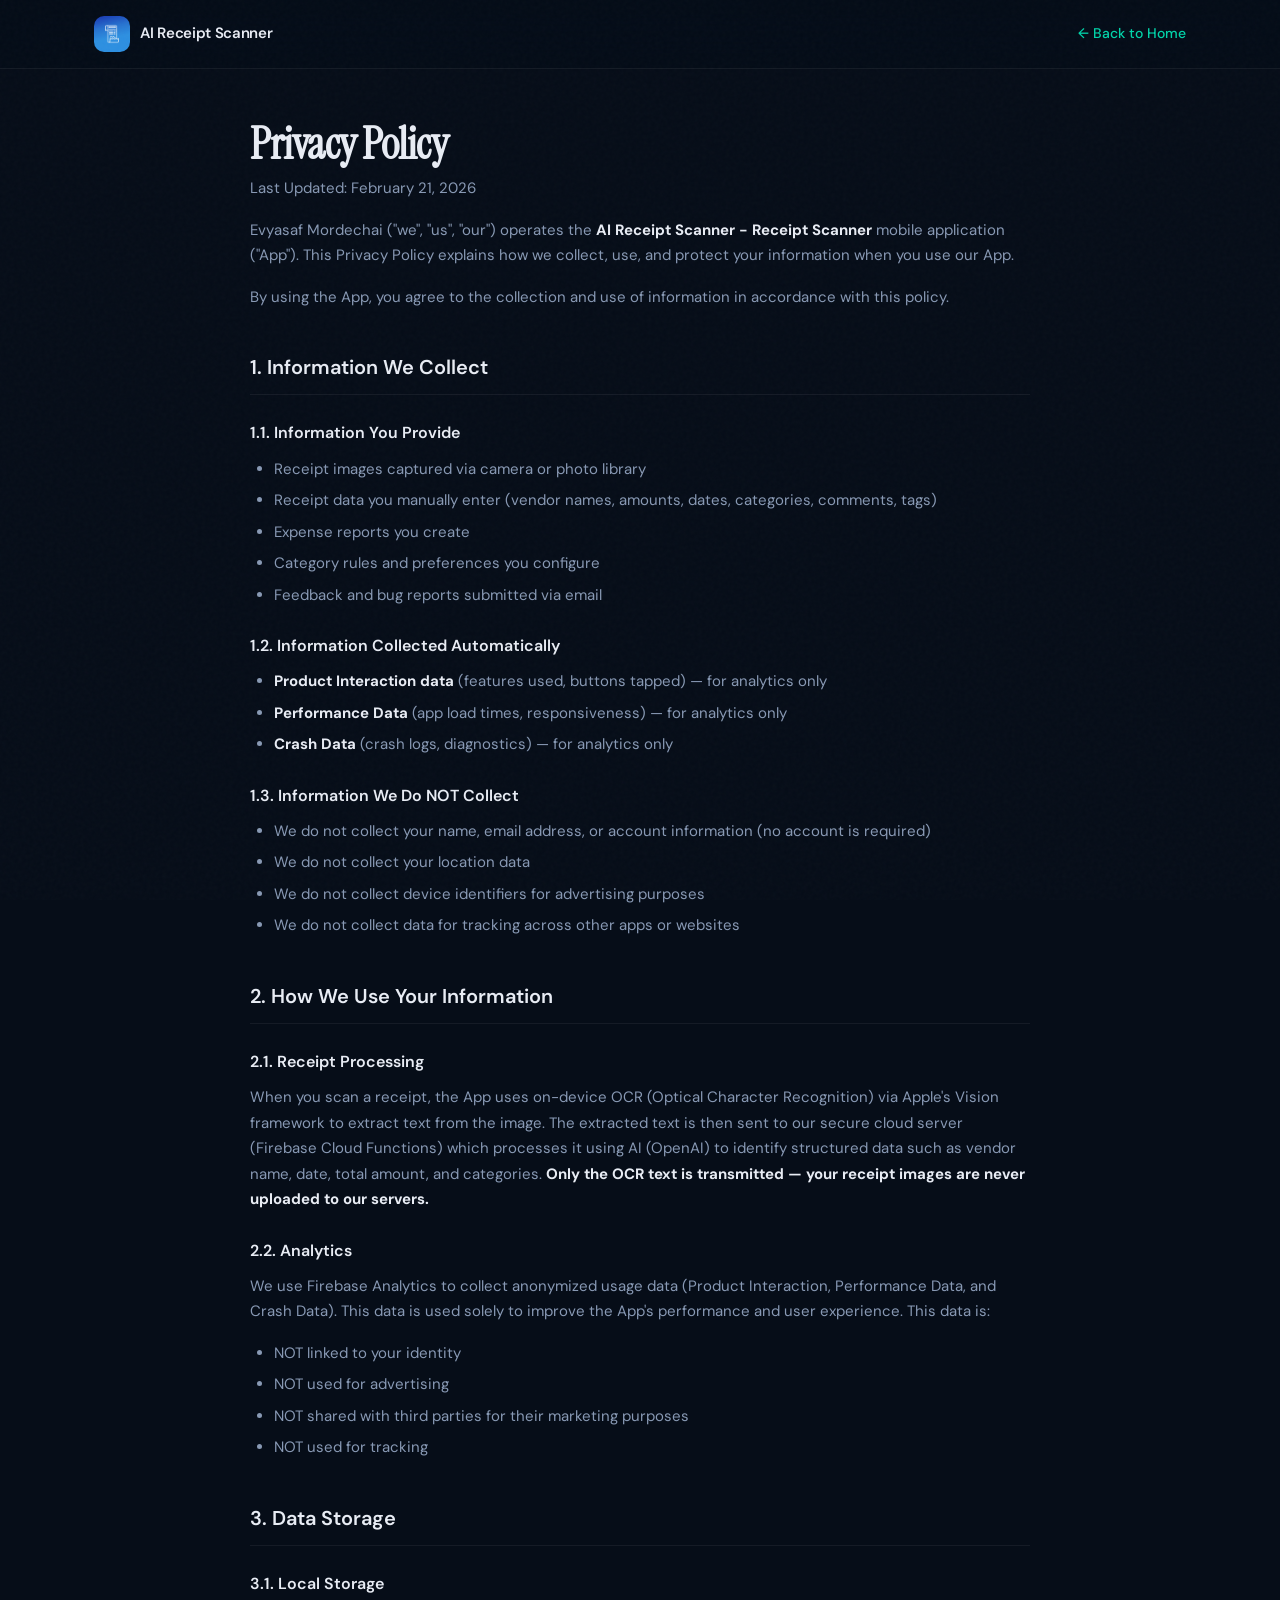
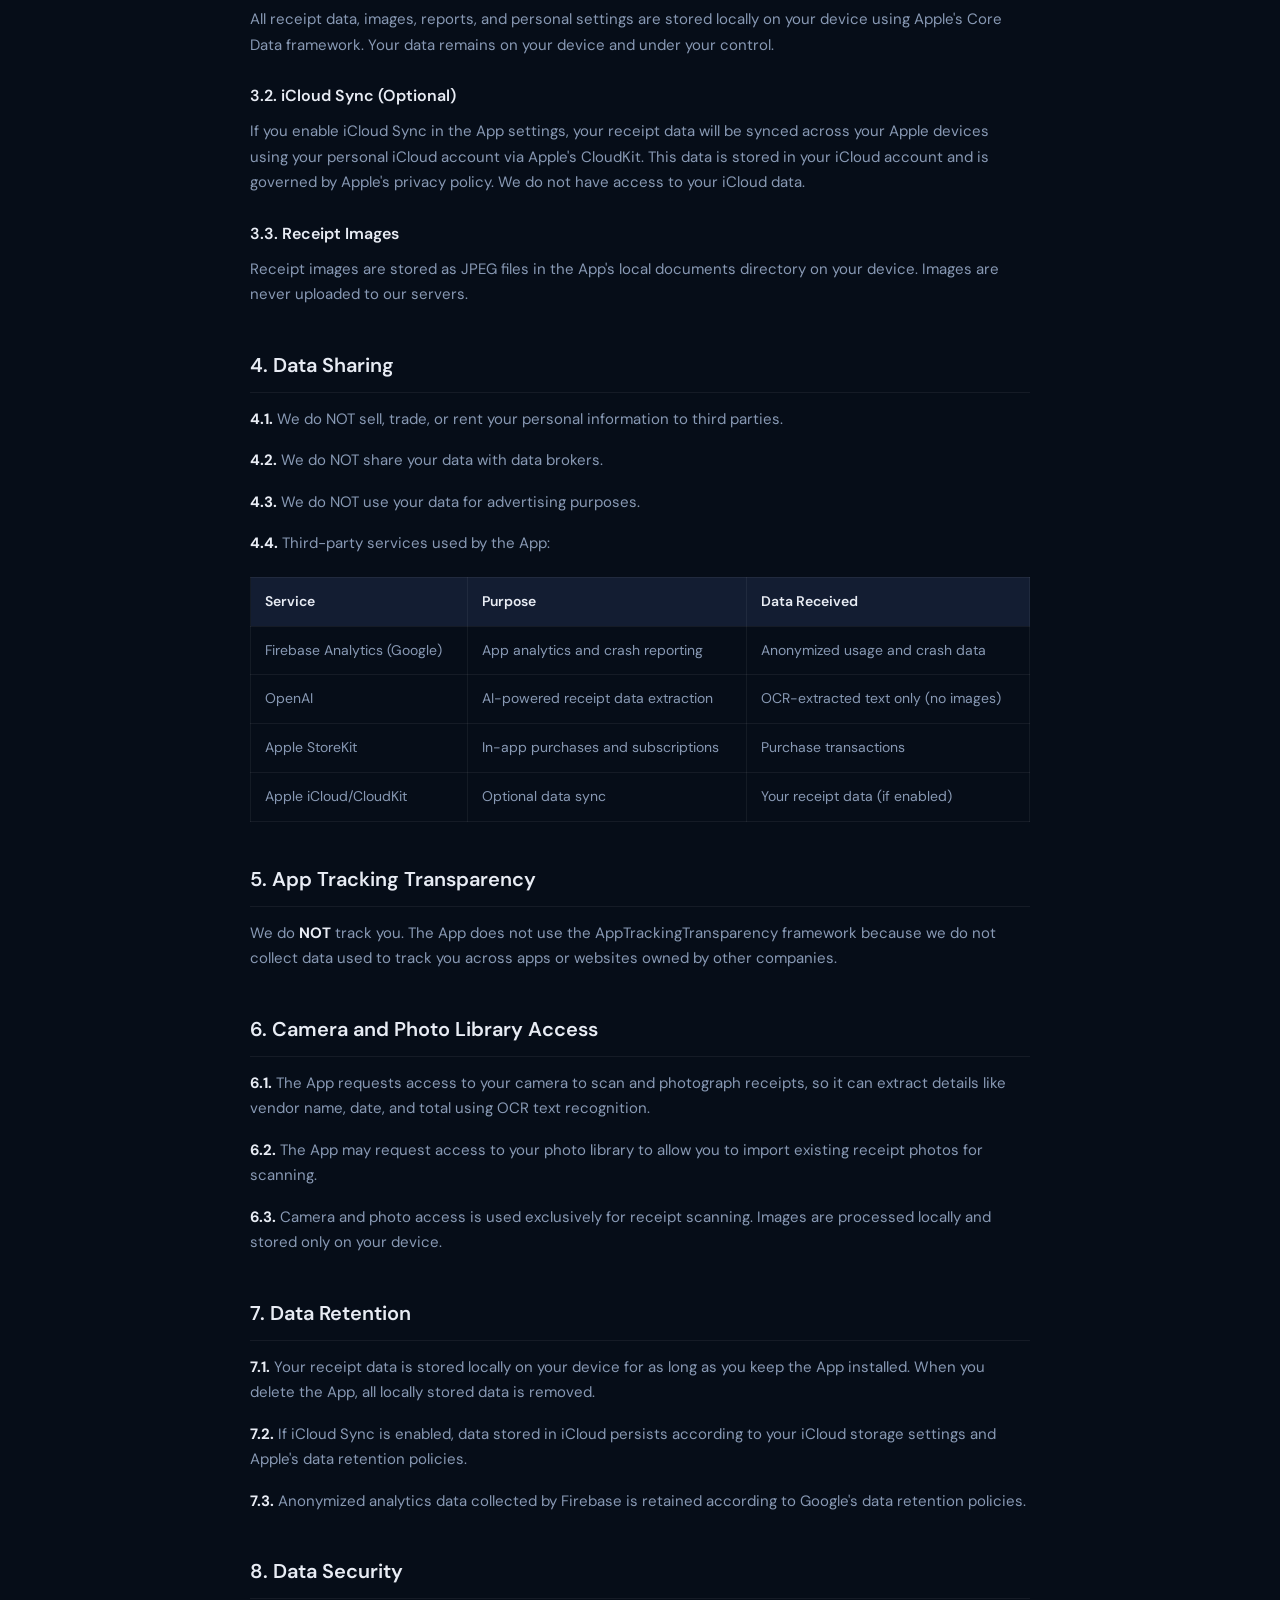
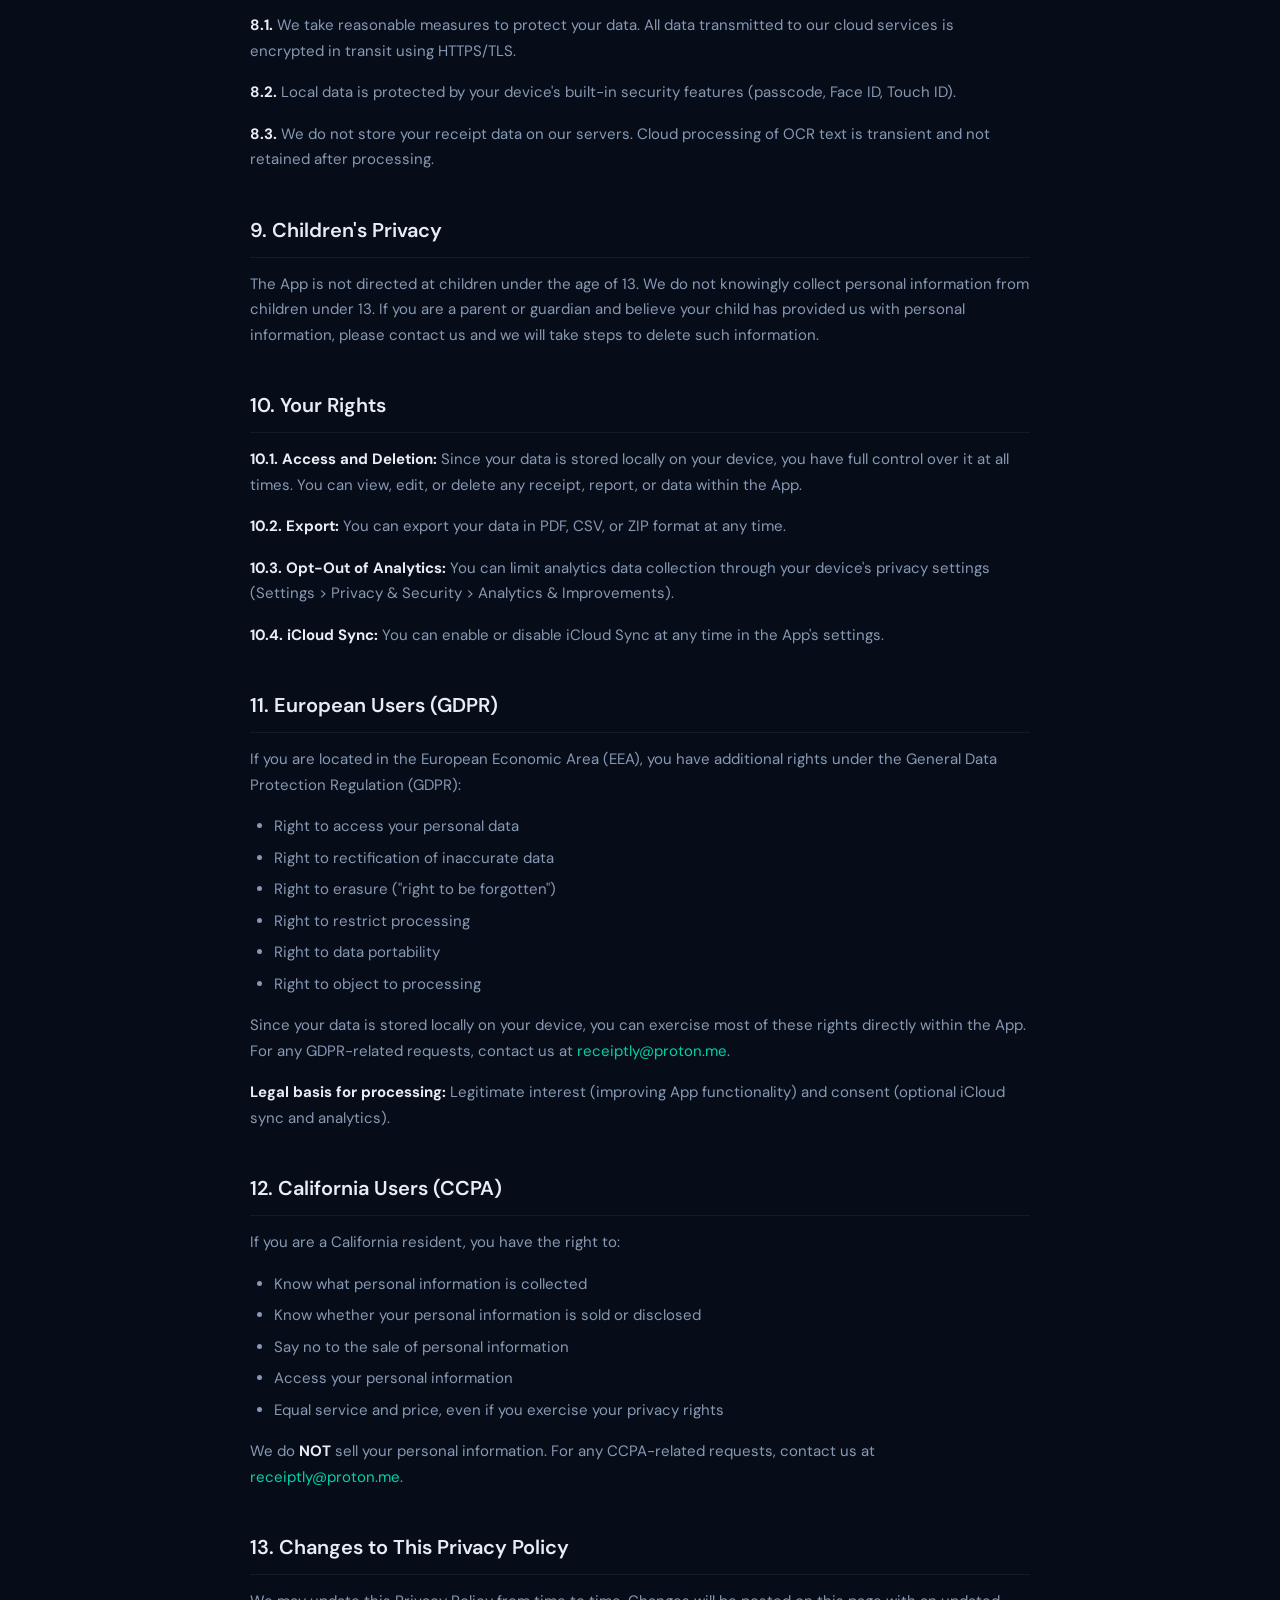
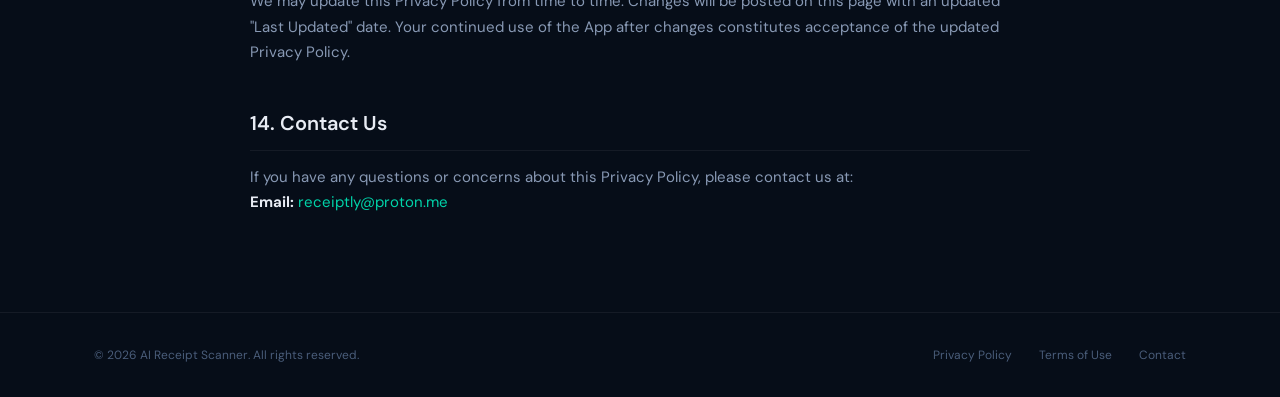
<file: privacy.html>
<!DOCTYPE html>
<html lang="en">
<head>
    <meta charset="UTF-8">
    <meta name="viewport" content="width=device-width, initial-scale=1.0">
    <title>Privacy Policy - AI Receipt Scanner</title>
    <meta name="description" content="AI Receipt Scanner Privacy Policy. Learn how we protect your data and respect your privacy.">
    <link rel="icon" type="image/png" href="icon.png">
    <link rel="apple-touch-icon" href="icon.png">
    <link rel="preconnect" href="https://fonts.googleapis.com">
    <link rel="preconnect" href="https://fonts.gstatic.com" crossorigin>
    <link href="https://fonts.googleapis.com/css2?family=DM+Sans:opsz,wght@9..40,300;9..40,400;9..40,500;9..40,600;9..40,700&family=Instrument+Serif:ital@0;1&display=swap" rel="stylesheet">
    <style>
        *, *::before, *::after { margin: 0; padding: 0; box-sizing: border-box; }

        :root {
            --deep: #060d18;
            --navy: #0a1628;
            --slate: #131d32;
            --card: #141e33;
            --border: rgba(255,255,255,0.06);
            --text: #e8ecf4;
            --text-mid: #8899b4;
            --text-dim: #4a5d7a;
            --accent: #00d4aa;
            --accent-glow: rgba(0,212,170,0.15);
            --serif: 'Instrument Serif', Georgia, serif;
            --sans: 'DM Sans', system-ui, sans-serif;
        }

        html { scroll-behavior: smooth; }

        body {
            font-family: var(--sans);
            background: var(--deep);
            color: var(--text);
            line-height: 1.7;
            overflow-x: hidden;
            -webkit-font-smoothing: antialiased;
        }

        body::before {
            content: '';
            position: fixed;
            inset: 0;
            z-index: 9999;
            pointer-events: none;
            opacity: 0.025;
            background-image: url("data:image/svg+xml,%3Csvg viewBox='0 0 256 256' xmlns='http://www.w3.org/2000/svg'%3E%3Cfilter id='n'%3E%3CfeTurbulence type='fractalNoise' baseFrequency='0.9' numOctaves='4' stitchTiles='stitch'/%3E%3C/filter%3E%3Crect width='100%25' height='100%25' filter='url(%23n)'/%3E%3C/svg%3E");
        }

        /* ─── Navigation ─── */
        nav {
            position: fixed;
            top: 0; left: 0; right: 0;
            z-index: 100;
            padding: 16px 0;
            background: rgba(6,13,24,0.82);
            backdrop-filter: blur(20px) saturate(1.4);
            -webkit-backdrop-filter: blur(20px) saturate(1.4);
            box-shadow: 0 1px 0 var(--border);
        }
        nav .container {
            display: flex;
            align-items: center;
            justify-content: space-between;
        }
        .nav-logo {
            display: flex;
            align-items: center;
            gap: 10px;
            text-decoration: none;
            color: var(--text);
        }
        .nav-logo-icon {
            width: 36px; height: 36px;
            border-radius: 10px;
            overflow: hidden;
            flex-shrink: 0;
        }
        .nav-logo-icon img {
            width: 100%; height: 100%;
            object-fit: cover;
        }
        .nav-logo span {
            font-weight: 600;
            font-size: 15px;
            letter-spacing: -0.02em;
        }
        .nav-back {
            text-decoration: none;
            color: var(--accent);
            font-size: 14px;
            font-weight: 500;
            transition: opacity 0.25s;
        }
        .nav-back:hover { opacity: 0.8; }

        /* ─── Layout ─── */
        .container {
            max-width: 1140px;
            margin: 0 auto;
            padding: 0 24px;
            position: relative;
            z-index: 1;
        }

        /* ─── Legal Content ─── */
        .legal-page {
            padding: 120px 0 80px;
        }
        .legal-content {
            max-width: 780px;
            margin: 0 auto;
        }
        .legal-content h1 {
            font-family: var(--serif);
            font-size: clamp(32px, 4vw, 44px);
            line-height: 1.1;
            letter-spacing: -0.02em;
            margin-bottom: 8px;
        }
        .legal-date {
            color: var(--text-dim);
            font-size: 14px;
            margin-bottom: 40px;
        }
        .legal-content p {
            color: var(--text-mid);
            font-size: 15px;
            margin-bottom: 16px;
        }
        .legal-content h2 {
            font-size: 20px;
            font-weight: 600;
            margin-top: 40px;
            margin-bottom: 14px;
            padding-bottom: 10px;
            border-bottom: 1px solid var(--border);
            color: var(--text);
        }
        .legal-content h3 {
            font-size: 16px;
            font-weight: 600;
            margin-top: 24px;
            margin-bottom: 10px;
            color: var(--text);
        }
        .legal-content ul {
            padding-left: 24px;
            margin-bottom: 16px;
        }
        .legal-content li {
            color: var(--text-mid);
            font-size: 15px;
            margin-bottom: 6px;
        }
        .legal-content strong {
            color: var(--text);
        }
        .legal-content a {
            color: var(--accent);
            text-decoration: none;
        }
        .legal-content a:hover {
            text-decoration: underline;
        }
        .legal-content table {
            width: 100%;
            border-collapse: collapse;
            margin: 20px 0;
        }
        .legal-content thead tr {
            background: var(--slate);
        }
        .legal-content th {
            text-align: left;
            padding: 12px 14px;
            border: 1px solid var(--border);
            font-size: 14px;
            font-weight: 600;
            color: var(--text);
        }
        .legal-content td {
            padding: 12px 14px;
            border: 1px solid var(--border);
            font-size: 14px;
            color: var(--text-mid);
        }

        /* ─── Footer ─── */
        footer {
            border-top: 1px solid var(--border);
            padding: 32px 0;
        }
        .footer-bottom {
            display: flex;
            justify-content: space-between;
            align-items: center;
            font-size: 12px;
            color: var(--text-dim);
        }
        .footer-bottom a {
            color: var(--text-dim);
            text-decoration: none;
            margin-left: 24px;
            transition: color 0.25s;
        }
        .footer-bottom a:hover { color: var(--accent); }

        @media (max-width: 640px) {
            .footer-bottom {
                flex-direction: column;
                gap: 12px;
                text-align: center;
            }
            .footer-bottom a { margin-left: 0; margin: 0 12px; }
        }
    </style>
</head>
<body>

    <!-- Navigation -->
    <nav>
        <div class="container">
            <a href="index.html" class="nav-logo">
                <div class="nav-logo-icon"><img src="icon.png" alt="AI Receipt Scanner"></div>
                <span>AI Receipt Scanner</span>
            </a>
            <a href="index.html" class="nav-back">&larr; Back to Home</a>
        </div>
    </nav>

    <!-- Content -->
    <section class="legal-page">
        <div class="container">
            <div class="legal-content">
                <h1>Privacy Policy</h1>
                <p class="legal-date">Last Updated: February 21, 2026</p>

                <p>Evyasaf Mordechai ("we", "us", "our") operates the <strong>AI Receipt Scanner - Receipt Scanner</strong> mobile application ("App"). This Privacy Policy explains how we collect, use, and protect your information when you use our App.</p>
                <p>By using the App, you agree to the collection and use of information in accordance with this policy.</p>

                <h2>1. Information We Collect</h2>

                <h3>1.1. Information You Provide</h3>
                <ul>
                    <li>Receipt images captured via camera or photo library</li>
                    <li>Receipt data you manually enter (vendor names, amounts, dates, categories, comments, tags)</li>
                    <li>Expense reports you create</li>
                    <li>Category rules and preferences you configure</li>
                    <li>Feedback and bug reports submitted via email</li>
                </ul>

                <h3>1.2. Information Collected Automatically</h3>
                <ul>
                    <li><strong>Product Interaction data</strong> (features used, buttons tapped) — for analytics only</li>
                    <li><strong>Performance Data</strong> (app load times, responsiveness) — for analytics only</li>
                    <li><strong>Crash Data</strong> (crash logs, diagnostics) — for analytics only</li>
                </ul>

                <h3>1.3. Information We Do NOT Collect</h3>
                <ul>
                    <li>We do not collect your name, email address, or account information (no account is required)</li>
                    <li>We do not collect your location data</li>
                    <li>We do not collect device identifiers for advertising purposes</li>
                    <li>We do not collect data for tracking across other apps or websites</li>
                </ul>

                <h2>2. How We Use Your Information</h2>

                <h3>2.1. Receipt Processing</h3>
                <p>When you scan a receipt, the App uses on-device OCR (Optical Character Recognition) via Apple's Vision framework to extract text from the image. The extracted text is then sent to our secure cloud server (Firebase Cloud Functions) which processes it using AI (OpenAI) to identify structured data such as vendor name, date, total amount, and categories. <strong>Only the OCR text is transmitted — your receipt images are never uploaded to our servers.</strong></p>

                <h3>2.2. Analytics</h3>
                <p>We use Firebase Analytics to collect anonymized usage data (Product Interaction, Performance Data, and Crash Data). This data is used solely to improve the App's performance and user experience. This data is:</p>
                <ul>
                    <li>NOT linked to your identity</li>
                    <li>NOT used for advertising</li>
                    <li>NOT shared with third parties for their marketing purposes</li>
                    <li>NOT used for tracking</li>
                </ul>

                <h2>3. Data Storage</h2>

                <h3>3.1. Local Storage</h3>
                <p>All receipt data, images, reports, and personal settings are stored locally on your device using Apple's Core Data framework. Your data remains on your device and under your control.</p>

                <h3>3.2. iCloud Sync (Optional)</h3>
                <p>If you enable iCloud Sync in the App settings, your receipt data will be synced across your Apple devices using your personal iCloud account via Apple's CloudKit. This data is stored in your iCloud account and is governed by Apple's privacy policy. We do not have access to your iCloud data.</p>

                <h3>3.3. Receipt Images</h3>
                <p>Receipt images are stored as JPEG files in the App's local documents directory on your device. Images are never uploaded to our servers.</p>

                <h2>4. Data Sharing</h2>
                <p><strong>4.1.</strong> We do NOT sell, trade, or rent your personal information to third parties.</p>
                <p><strong>4.2.</strong> We do NOT share your data with data brokers.</p>
                <p><strong>4.3.</strong> We do NOT use your data for advertising purposes.</p>
                <p><strong>4.4.</strong> Third-party services used by the App:</p>

                <table>
                    <thead>
                        <tr>
                            <th>Service</th>
                            <th>Purpose</th>
                            <th>Data Received</th>
                        </tr>
                    </thead>
                    <tbody>
                        <tr>
                            <td>Firebase Analytics (Google)</td>
                            <td>App analytics and crash reporting</td>
                            <td>Anonymized usage and crash data</td>
                        </tr>
                        <tr>
                            <td>OpenAI</td>
                            <td>AI-powered receipt data extraction</td>
                            <td>OCR-extracted text only (no images)</td>
                        </tr>
                        <tr>
                            <td>Apple StoreKit</td>
                            <td>In-app purchases and subscriptions</td>
                            <td>Purchase transactions</td>
                        </tr>
                        <tr>
                            <td>Apple iCloud/CloudKit</td>
                            <td>Optional data sync</td>
                            <td>Your receipt data (if enabled)</td>
                        </tr>
                    </tbody>
                </table>

                <h2>5. App Tracking Transparency</h2>
                <p>We do <strong>NOT</strong> track you. The App does not use the AppTrackingTransparency framework because we do not collect data used to track you across apps or websites owned by other companies.</p>

                <h2>6. Camera and Photo Library Access</h2>
                <p><strong>6.1.</strong> The App requests access to your camera to scan and photograph receipts, so it can extract details like vendor name, date, and total using OCR text recognition.</p>
                <p><strong>6.2.</strong> The App may request access to your photo library to allow you to import existing receipt photos for scanning.</p>
                <p><strong>6.3.</strong> Camera and photo access is used exclusively for receipt scanning. Images are processed locally and stored only on your device.</p>

                <h2>7. Data Retention</h2>
                <p><strong>7.1.</strong> Your receipt data is stored locally on your device for as long as you keep the App installed. When you delete the App, all locally stored data is removed.</p>
                <p><strong>7.2.</strong> If iCloud Sync is enabled, data stored in iCloud persists according to your iCloud storage settings and Apple's data retention policies.</p>
                <p><strong>7.3.</strong> Anonymized analytics data collected by Firebase is retained according to Google's data retention policies.</p>

                <h2>8. Data Security</h2>
                <p><strong>8.1.</strong> We take reasonable measures to protect your data. All data transmitted to our cloud services is encrypted in transit using HTTPS/TLS.</p>
                <p><strong>8.2.</strong> Local data is protected by your device's built-in security features (passcode, Face ID, Touch ID).</p>
                <p><strong>8.3.</strong> We do not store your receipt data on our servers. Cloud processing of OCR text is transient and not retained after processing.</p>

                <h2>9. Children's Privacy</h2>
                <p>The App is not directed at children under the age of 13. We do not knowingly collect personal information from children under 13. If you are a parent or guardian and believe your child has provided us with personal information, please contact us and we will take steps to delete such information.</p>

                <h2>10. Your Rights</h2>
                <p><strong>10.1. Access and Deletion:</strong> Since your data is stored locally on your device, you have full control over it at all times. You can view, edit, or delete any receipt, report, or data within the App.</p>
                <p><strong>10.2. Export:</strong> You can export your data in PDF, CSV, or ZIP format at any time.</p>
                <p><strong>10.3. Opt-Out of Analytics:</strong> You can limit analytics data collection through your device's privacy settings (Settings &gt; Privacy &amp; Security &gt; Analytics &amp; Improvements).</p>
                <p><strong>10.4. iCloud Sync:</strong> You can enable or disable iCloud Sync at any time in the App's settings.</p>

                <h2>11. European Users (GDPR)</h2>
                <p>If you are located in the European Economic Area (EEA), you have additional rights under the General Data Protection Regulation (GDPR):</p>
                <ul>
                    <li>Right to access your personal data</li>
                    <li>Right to rectification of inaccurate data</li>
                    <li>Right to erasure ("right to be forgotten")</li>
                    <li>Right to restrict processing</li>
                    <li>Right to data portability</li>
                    <li>Right to object to processing</li>
                </ul>
                <p>Since your data is stored locally on your device, you can exercise most of these rights directly within the App. For any GDPR-related requests, contact us at <a href="mailto:receiptly@proton.me">receiptly@proton.me</a>.</p>
                <p><strong>Legal basis for processing:</strong> Legitimate interest (improving App functionality) and consent (optional iCloud sync and analytics).</p>

                <h2>12. California Users (CCPA)</h2>
                <p>If you are a California resident, you have the right to:</p>
                <ul>
                    <li>Know what personal information is collected</li>
                    <li>Know whether your personal information is sold or disclosed</li>
                    <li>Say no to the sale of personal information</li>
                    <li>Access your personal information</li>
                    <li>Equal service and price, even if you exercise your privacy rights</li>
                </ul>
                <p>We do <strong>NOT</strong> sell your personal information. For any CCPA-related requests, contact us at <a href="mailto:receiptly@proton.me">receiptly@proton.me</a>.</p>

                <h2>13. Changes to This Privacy Policy</h2>
                <p>We may update this Privacy Policy from time to time. Changes will be posted on this page with an updated "Last Updated" date. Your continued use of the App after changes constitutes acceptance of the updated Privacy Policy.</p>

                <h2>14. Contact Us</h2>
                <p>If you have any questions or concerns about this Privacy Policy, please contact us at:<br>
                <strong>Email:</strong> <a href="mailto:receiptly@proton.me">receiptly@proton.me</a></p>
            </div>
        </div>
    </section>

    <!-- Footer -->
    <footer>
        <div class="container">
            <div class="footer-bottom">
                <span>&copy; 2026 AI Receipt Scanner. All rights reserved.</span>
                <div>
                    <a href="privacy.html">Privacy Policy</a>
                    <a href="terms.html">Terms of Use</a>
                    <a href="mailto:receiptly@proton.me">Contact</a>
                </div>
            </div>
        </div>
    </footer>

</body>
</html>
</file>
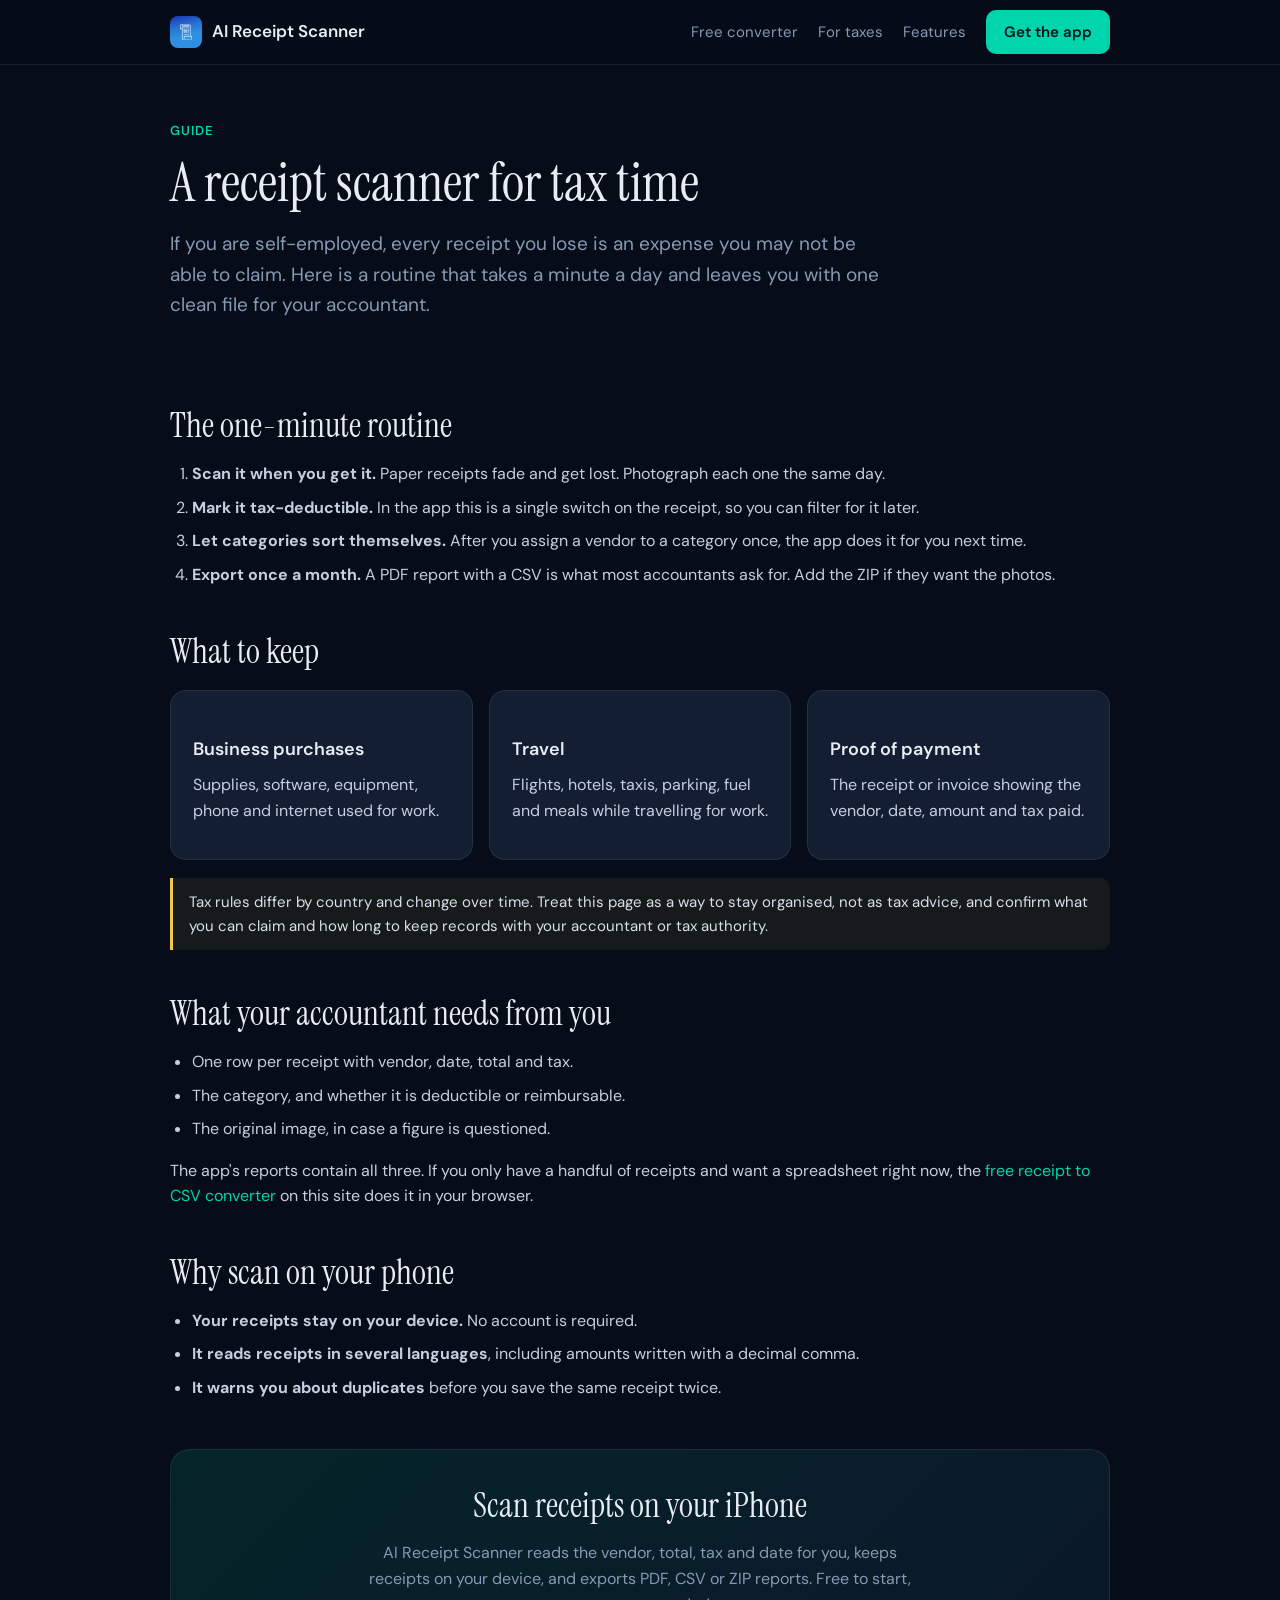
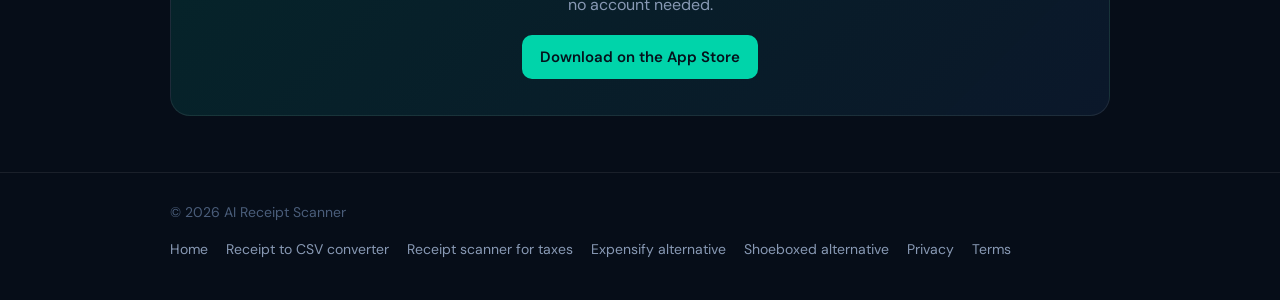
<file: receipt-scanner-for-taxes.html>
<!DOCTYPE html>
<html lang="en">
<head>
    <meta charset="UTF-8">
    <meta name="viewport" content="width=device-width, initial-scale=1.0">
    <title>Receipt Scanner for Taxes: Keep Every Deductible Expense | AI Receipt Scanner</title>
    <meta name="description" content="A simple way for freelancers and small business owners to scan, tag and export receipts for tax time. What to keep, how long, and how to hand it to your accountant.">
    <link rel="canonical" href="https://ai-receipt-scanner.github.io/receipt-scanner-for-taxes.html">
    <meta property="og:title" content="Receipt Scanner for Taxes: Keep Every Deductible Expense | AI Receipt Scanner">
    <meta property="og:description" content="A simple way for freelancers and small business owners to scan, tag and export receipts for tax time. What to keep, how long, and how to hand it to your accountant.">
    <meta property="og:type" content="website">
    <meta property="og:url" content="https://ai-receipt-scanner.github.io/receipt-scanner-for-taxes.html">
    <meta property="og:image" content="https://ai-receipt-scanner.github.io/icon.png">
    <meta name="apple-itunes-app" content="app-id=1600939272">
    <link rel="icon" type="image/png" href="icon.png">
    <link rel="apple-touch-icon" href="icon.png">
    <link rel="preconnect" href="https://fonts.googleapis.com">
    <link rel="preconnect" href="https://fonts.gstatic.com" crossorigin>
    <link href="https://fonts.googleapis.com/css2?family=DM+Sans:opsz,wght@9..40,400;9..40,500;9..40,600&family=Instrument+Serif&display=swap" rel="stylesheet">
    <link rel="stylesheet" href="assets/pages.css">
</head>
<body>
    <header class="site-nav">
        <div class="container">
            <a class="brand" href="index.html"><img src="icon.png" alt=""> AI Receipt Scanner</a>
            <ul class="nav-links">
                <li><a href="receipt-to-csv.html">Free converter</a></li>
                <li><a href="receipt-scanner-for-taxes.html">For taxes</a></li>
                <li><a href="index.html#features">Features</a></li>
                <li><a class="button" href="https://apps.apple.com/app/id1600939272">Get the app</a></li>
            </ul>
        </div>
    </header>
    <main class="container">
        <section class="hero">
            <div class="eyebrow">Guide</div>
            <h1>A receipt scanner for tax time</h1>
            <p class="lead">If you are self-employed, every receipt you lose is an expense you may not be able to claim. Here is a routine that takes a minute a day and leaves you with one clean file for your accountant.</p>
        </section>

        <h2>The one-minute routine</h2>
        <ol>
            <li><strong>Scan it when you get it.</strong> Paper receipts fade and get lost. Photograph each one the same day.</li>
            <li><strong>Mark it tax-deductible.</strong> In the app this is a single switch on the receipt, so you can filter for it later.</li>
            <li><strong>Let categories sort themselves.</strong> After you assign a vendor to a category once, the app does it for you next time.</li>
            <li><strong>Export once a month.</strong> A PDF report with a CSV is what most accountants ask for. Add the ZIP if they want the photos.</li>
        </ol>

        <h2>What to keep</h2>
        <div class="grid">
            <div class="card"><h3>Business purchases</h3><p>Supplies, software, equipment, phone and internet used for work.</p></div>
            <div class="card"><h3>Travel</h3><p>Flights, hotels, taxis, parking, fuel and meals while travelling for work.</p></div>
            <div class="card"><h3>Proof of payment</h3><p>The receipt or invoice showing the vendor, date, amount and tax paid.</p></div>
        </div>
        <p class="note">Tax rules differ by country and change over time. Treat this page as a way to stay organised, not as tax advice, and confirm what you can claim and how long to keep records with your accountant or tax authority.</p>

        <h2>What your accountant needs from you</h2>
        <ul>
            <li>One row per receipt with vendor, date, total and tax.</li>
            <li>The category, and whether it is deductible or reimbursable.</li>
            <li>The original image, in case a figure is questioned.</li>
        </ul>
        <p>The app's reports contain all three. If you only have a handful of receipts and want a spreadsheet right now, the <a href="receipt-to-csv.html">free receipt to CSV converter</a> on this site does it in your browser.</p>

        <h2>Why scan on your phone</h2>
        <ul>
            <li><strong>Your receipts stay on your device.</strong> No account is required.</li>
            <li><strong>It reads receipts in several languages</strong>, including amounts written with a decimal comma.</li>
            <li><strong>It warns you about duplicates</strong> before you save the same receipt twice.</li>
        </ul>

        <section class="cta">
            <h2>Scan receipts on your iPhone</h2>
            <p>AI Receipt Scanner reads the vendor, total, tax and date for you, keeps receipts on your device, and exports PDF, CSV or ZIP reports. Free to start, no account needed.</p>
            <a class="button" href="https://apps.apple.com/app/id1600939272">Download on the App Store</a>
        </section>
    </main>
    <footer class="site-footer">
        <div class="container">
            <span>&copy; 2026 AI Receipt Scanner</span>
            <nav class="footer-links" aria-label="Footer">
                <a href="index.html">Home</a>
                <a href="receipt-to-csv.html">Receipt to CSV converter</a>
                <a href="receipt-scanner-for-taxes.html">Receipt scanner for taxes</a>
                <a href="expensify-alternative.html">Expensify alternative</a>
                <a href="shoeboxed-alternative.html">Shoeboxed alternative</a>
                <a href="privacy.html">Privacy</a>
                <a href="terms.html">Terms</a>
            </nav>
        </div>
    </footer>
</body>
</html>
</file>
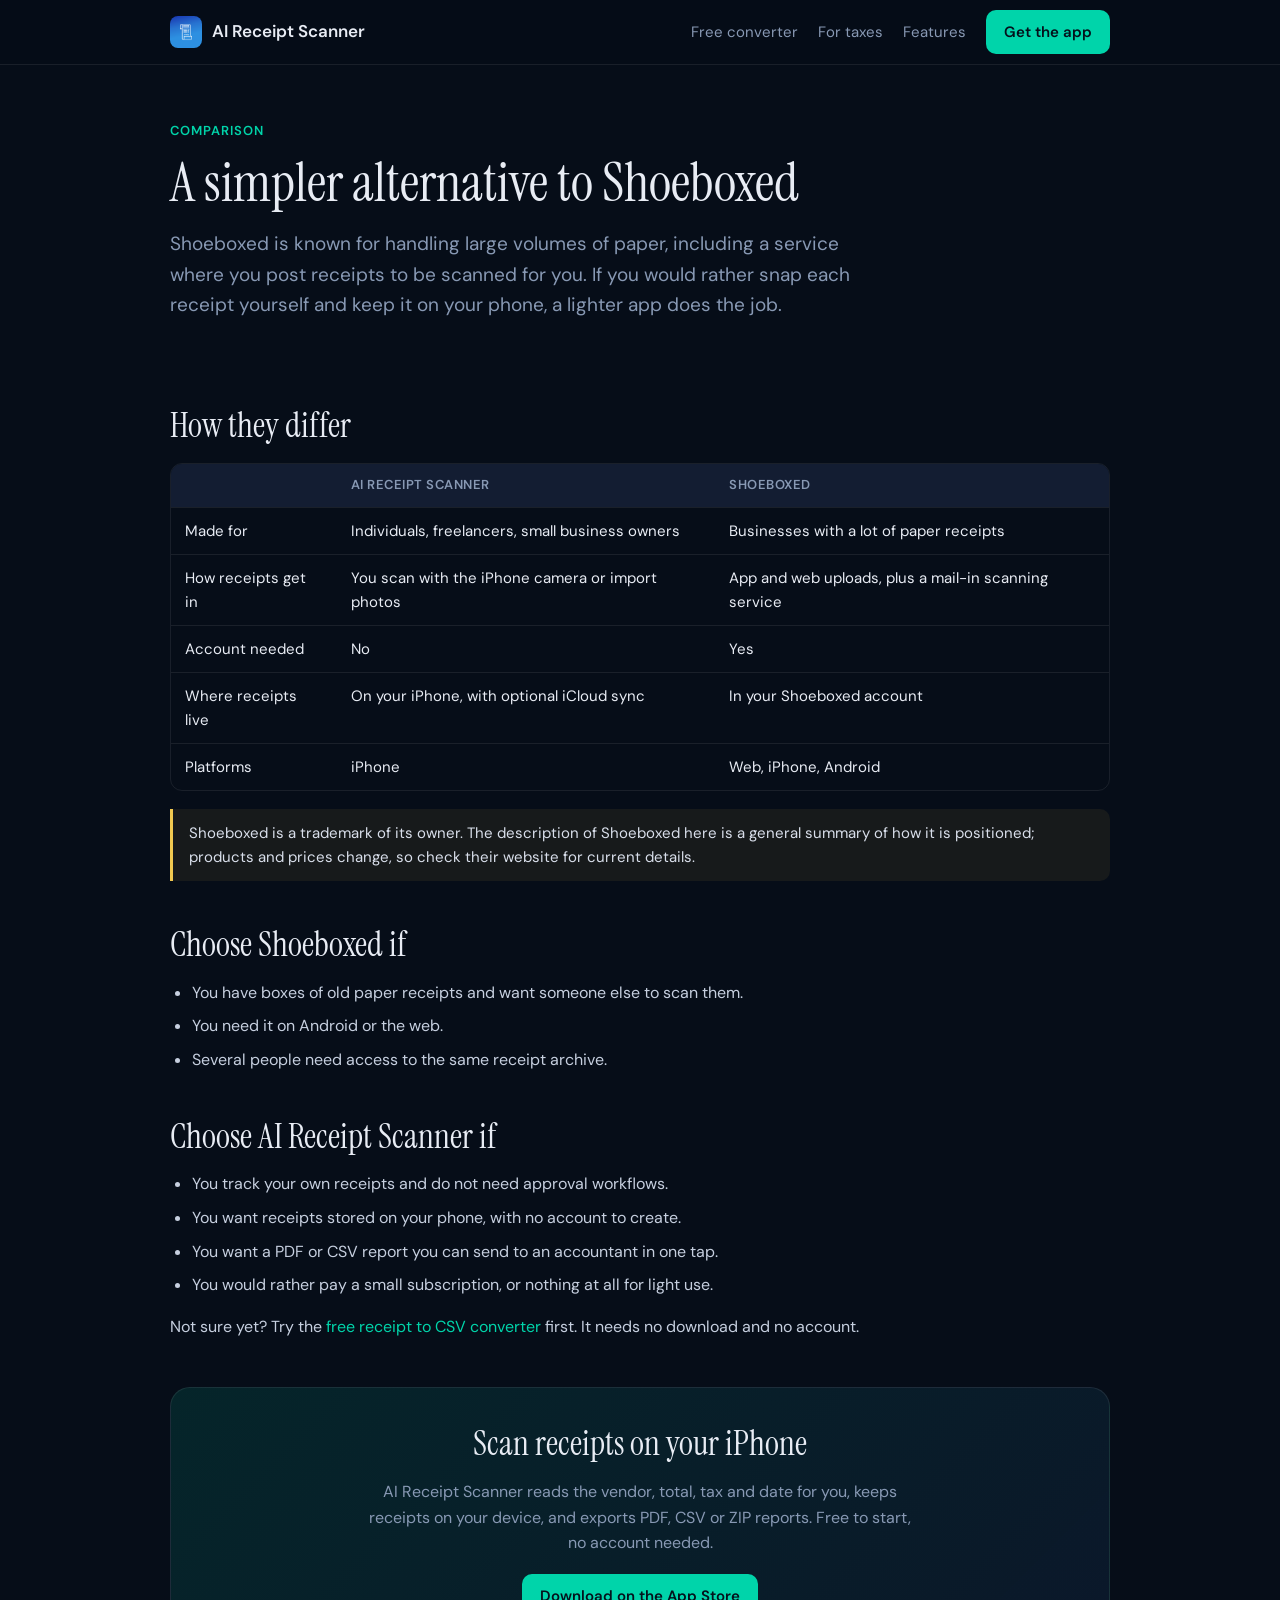
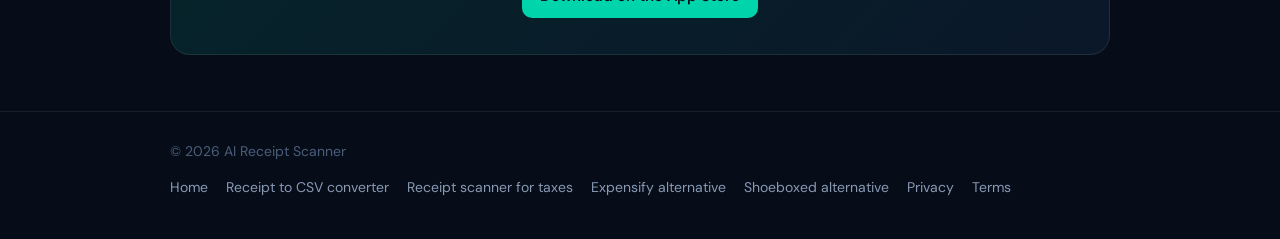
<file: shoeboxed-alternative.html>
<!DOCTYPE html>
<html lang="en">
<head>
    <meta charset="UTF-8">
    <meta name="viewport" content="width=device-width, initial-scale=1.0">
    <title>Shoeboxed Alternative for Individuals and Freelancers | AI Receipt Scanner</title>
    <meta name="description" content="Looking for a simpler alternative to Shoeboxed? AI Receipt Scanner is an iPhone app for people who just need to scan, organise and export their own receipts.">
    <link rel="canonical" href="https://ai-receipt-scanner.github.io/shoeboxed-alternative.html">
    <meta property="og:title" content="Shoeboxed Alternative for Individuals and Freelancers | AI Receipt Scanner">
    <meta property="og:description" content="Looking for a simpler alternative to Shoeboxed? AI Receipt Scanner is an iPhone app for people who just need to scan, organise and export their own receipts.">
    <meta property="og:type" content="website">
    <meta property="og:url" content="https://ai-receipt-scanner.github.io/shoeboxed-alternative.html">
    <meta property="og:image" content="https://ai-receipt-scanner.github.io/icon.png">
    <meta name="apple-itunes-app" content="app-id=1600939272">
    <link rel="icon" type="image/png" href="icon.png">
    <link rel="apple-touch-icon" href="icon.png">
    <link rel="preconnect" href="https://fonts.googleapis.com">
    <link rel="preconnect" href="https://fonts.gstatic.com" crossorigin>
    <link href="https://fonts.googleapis.com/css2?family=DM+Sans:opsz,wght@9..40,400;9..40,500;9..40,600&family=Instrument+Serif&display=swap" rel="stylesheet">
    <link rel="stylesheet" href="assets/pages.css">
</head>
<body>
    <header class="site-nav">
        <div class="container">
            <a class="brand" href="index.html"><img src="icon.png" alt=""> AI Receipt Scanner</a>
            <ul class="nav-links">
                <li><a href="receipt-to-csv.html">Free converter</a></li>
                <li><a href="receipt-scanner-for-taxes.html">For taxes</a></li>
                <li><a href="index.html#features">Features</a></li>
                <li><a class="button" href="https://apps.apple.com/app/id1600939272">Get the app</a></li>
            </ul>
        </div>
    </header>
    <main class="container">
        <section class="hero">
            <div class="eyebrow">Comparison</div>
            <h1>A simpler alternative to Shoeboxed</h1>
            <p class="lead">Shoeboxed is known for handling large volumes of paper, including a service where you post receipts to be scanned for you. If you would rather snap each receipt yourself and keep it on your phone, a lighter app does the job.</p>
        </section>

        <h2>How they differ</h2>
        <div class="table-wrap">
            <table>
                <thead><tr><th></th><th>AI Receipt Scanner</th><th>Shoeboxed</th></tr></thead>
                <tbody>
                    <tr><td>Made for</td><td>Individuals, freelancers, small business owners</td><td>Businesses with a lot of paper receipts</td></tr>
                    <tr><td>How receipts get in</td><td>You scan with the iPhone camera or import photos</td><td>App and web uploads, plus a mail-in scanning service</td></tr>
                    <tr><td>Account needed</td><td>No</td><td>Yes</td></tr>
                    <tr><td>Where receipts live</td><td>On your iPhone, with optional iCloud sync</td><td>In your Shoeboxed account</td></tr>
                    <tr><td>Platforms</td><td>iPhone</td><td>Web, iPhone, Android</td></tr>
                </tbody>
            </table>
        </div>
        <p class="note">Shoeboxed is a trademark of its owner. The description of Shoeboxed here is a general summary of how it is positioned; products and prices change, so check their website for current details.</p>

        <h2>Choose Shoeboxed if</h2>
        <ul>
            <li>You have boxes of old paper receipts and want someone else to scan them.</li>
            <li>You need it on Android or the web.</li>
            <li>Several people need access to the same receipt archive.</li>
        </ul>

        <h2>Choose AI Receipt Scanner if</h2>
        <ul>
            <li>You track your own receipts and do not need approval workflows.</li>
            <li>You want receipts stored on your phone, with no account to create.</li>
            <li>You want a PDF or CSV report you can send to an accountant in one tap.</li>
            <li>You would rather pay a small subscription, or nothing at all for light use.</li>
        </ul>
        <p>Not sure yet? Try the <a href="receipt-to-csv.html">free receipt to CSV converter</a> first. It needs no download and no account.</p>

        <section class="cta">
            <h2>Scan receipts on your iPhone</h2>
            <p>AI Receipt Scanner reads the vendor, total, tax and date for you, keeps receipts on your device, and exports PDF, CSV or ZIP reports. Free to start, no account needed.</p>
            <a class="button" href="https://apps.apple.com/app/id1600939272">Download on the App Store</a>
        </section>
    </main>
    <footer class="site-footer">
        <div class="container">
            <span>&copy; 2026 AI Receipt Scanner</span>
            <nav class="footer-links" aria-label="Footer">
                <a href="index.html">Home</a>
                <a href="receipt-to-csv.html">Receipt to CSV converter</a>
                <a href="receipt-scanner-for-taxes.html">Receipt scanner for taxes</a>
                <a href="expensify-alternative.html">Expensify alternative</a>
                <a href="shoeboxed-alternative.html">Shoeboxed alternative</a>
                <a href="privacy.html">Privacy</a>
                <a href="terms.html">Terms</a>
            </nav>
        </div>
    </footer>
</body>
</html>
</file>
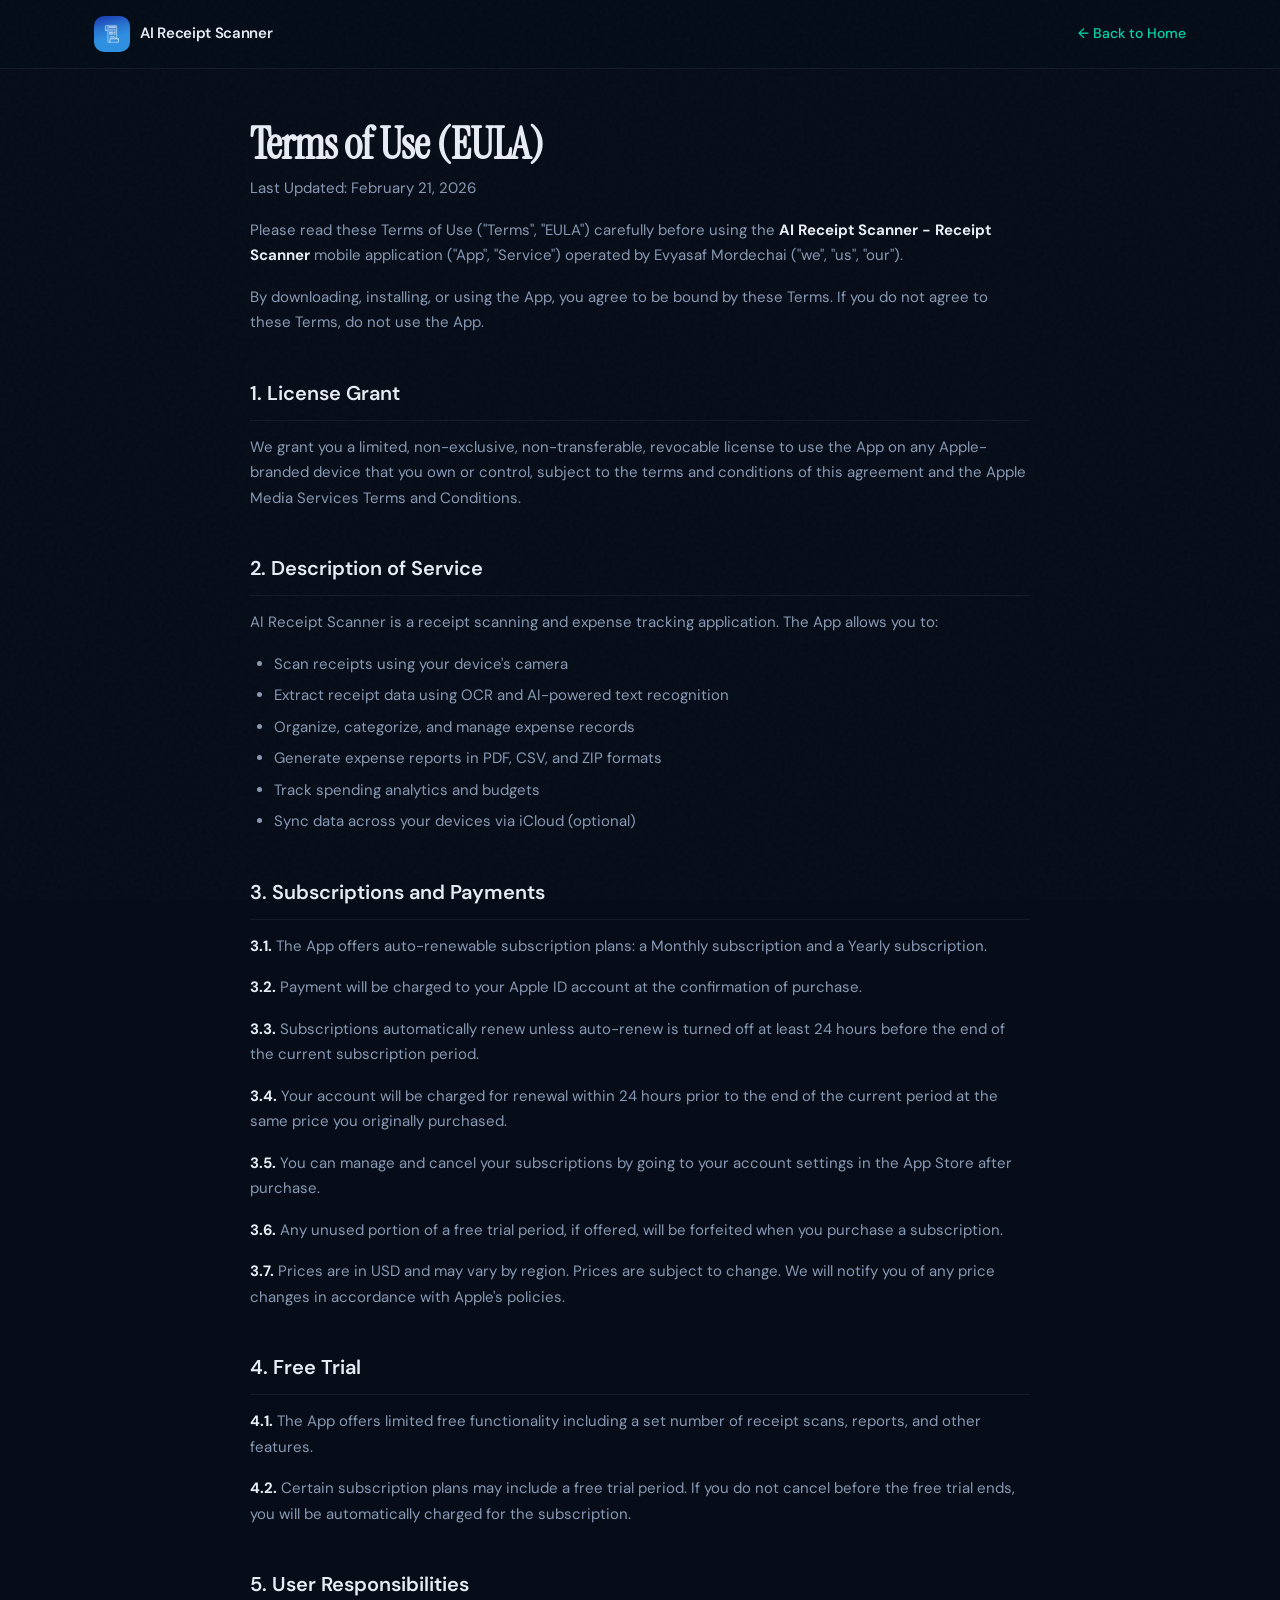
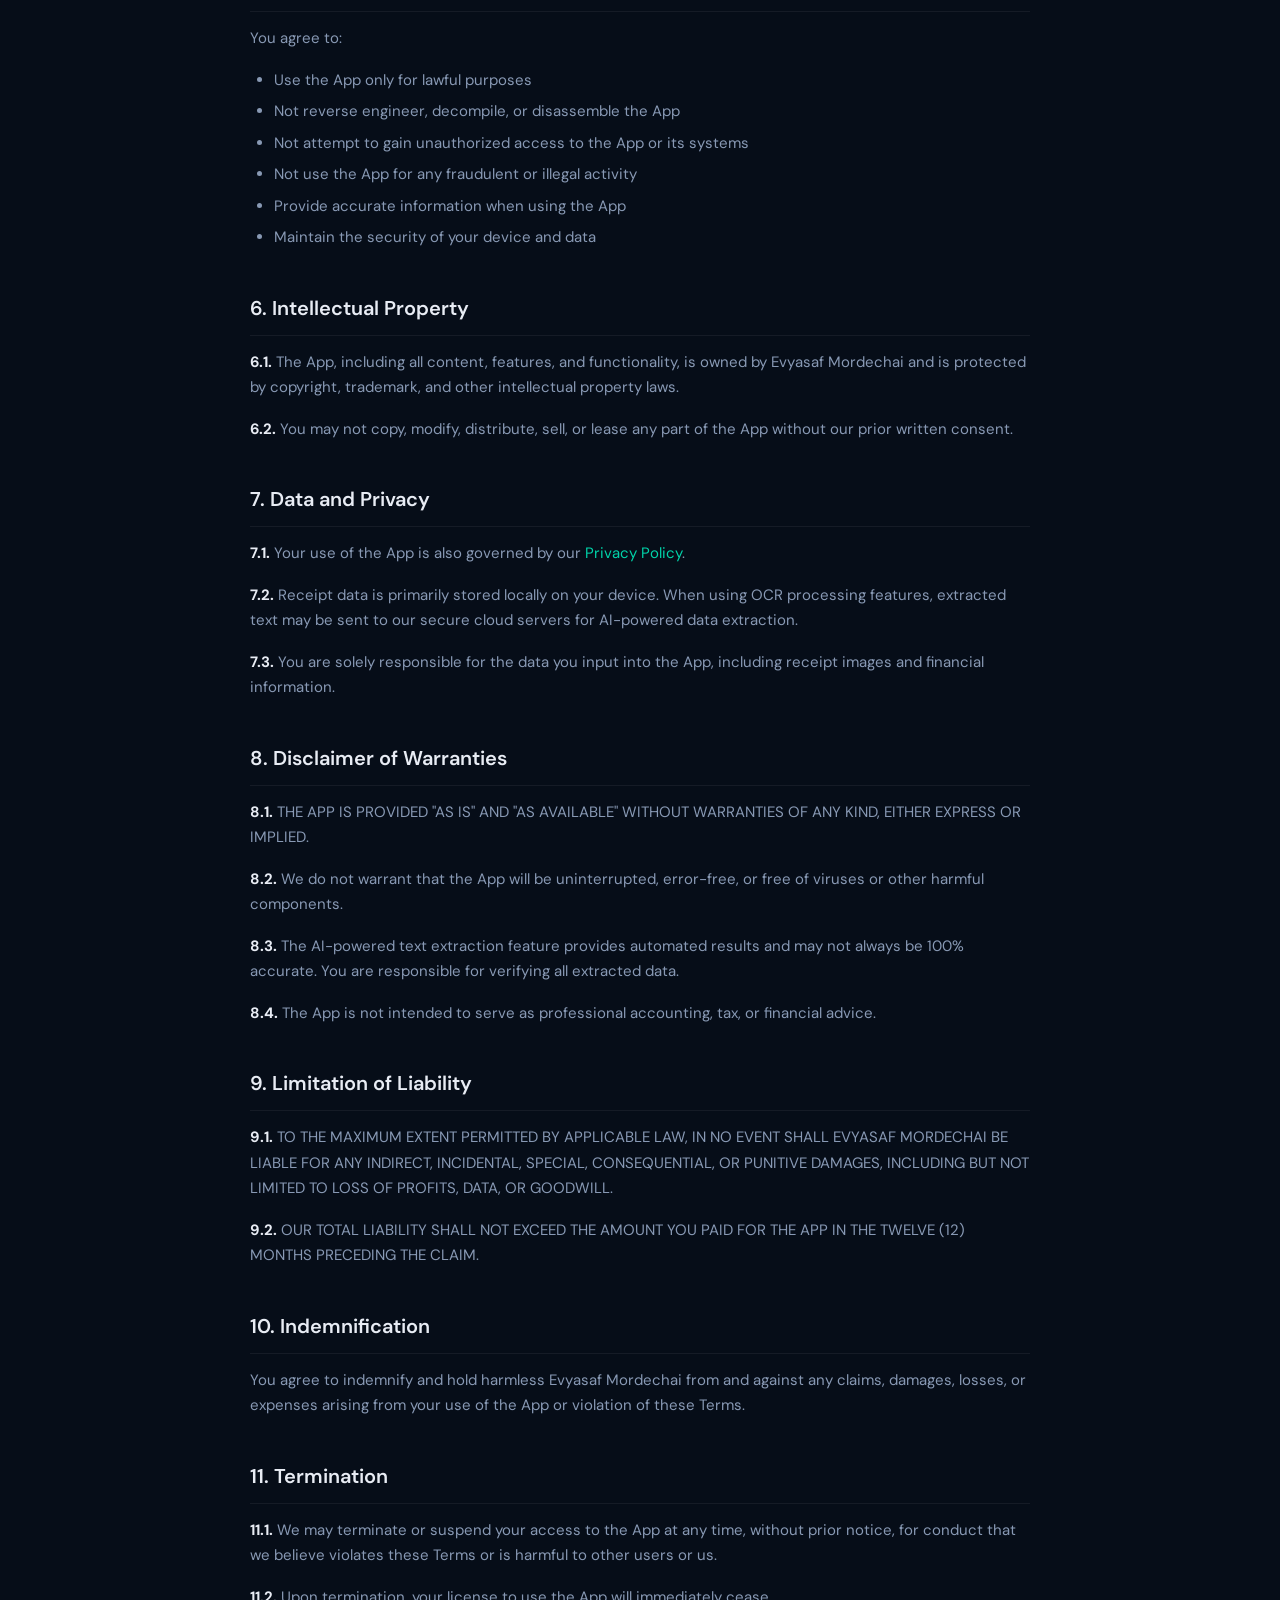
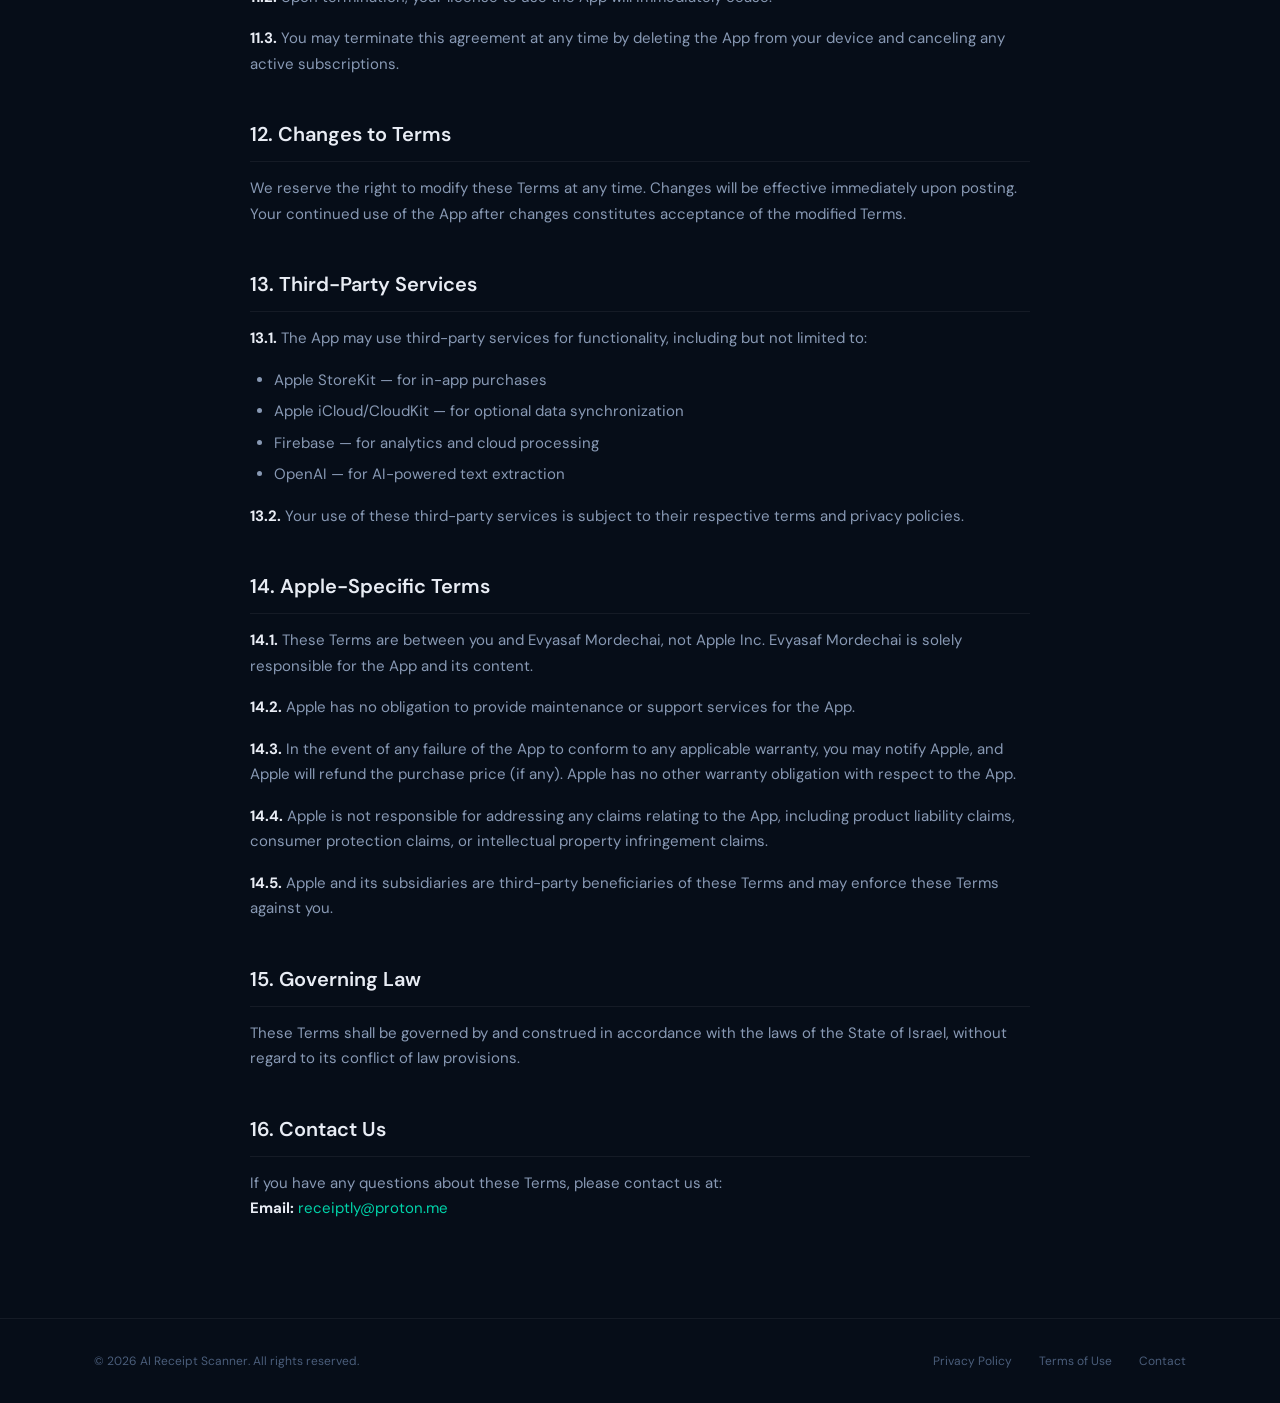
<file: terms.html>
<!DOCTYPE html>
<html lang="en">
<head>
    <meta charset="UTF-8">
    <meta name="viewport" content="width=device-width, initial-scale=1.0">
    <title>Terms of Use - AI Receipt Scanner</title>
    <meta name="description" content="AI Receipt Scanner Terms of Use (EULA). Read our end-user license agreement.">
    <link rel="icon" type="image/png" href="icon.png">
    <link rel="apple-touch-icon" href="icon.png">
    <link rel="preconnect" href="https://fonts.googleapis.com">
    <link rel="preconnect" href="https://fonts.gstatic.com" crossorigin>
    <link href="https://fonts.googleapis.com/css2?family=DM+Sans:opsz,wght@9..40,300;9..40,400;9..40,500;9..40,600;9..40,700&family=Instrument+Serif:ital@0;1&display=swap" rel="stylesheet">
    <style>
        *, *::before, *::after { margin: 0; padding: 0; box-sizing: border-box; }

        :root {
            --deep: #060d18;
            --navy: #0a1628;
            --slate: #131d32;
            --card: #141e33;
            --border: rgba(255,255,255,0.06);
            --text: #e8ecf4;
            --text-mid: #8899b4;
            --text-dim: #4a5d7a;
            --accent: #00d4aa;
            --accent-glow: rgba(0,212,170,0.15);
            --serif: 'Instrument Serif', Georgia, serif;
            --sans: 'DM Sans', system-ui, sans-serif;
        }

        html { scroll-behavior: smooth; }

        body {
            font-family: var(--sans);
            background: var(--deep);
            color: var(--text);
            line-height: 1.7;
            overflow-x: hidden;
            -webkit-font-smoothing: antialiased;
        }

        body::before {
            content: '';
            position: fixed;
            inset: 0;
            z-index: 9999;
            pointer-events: none;
            opacity: 0.025;
            background-image: url("data:image/svg+xml,%3Csvg viewBox='0 0 256 256' xmlns='http://www.w3.org/2000/svg'%3E%3Cfilter id='n'%3E%3CfeTurbulence type='fractalNoise' baseFrequency='0.9' numOctaves='4' stitchTiles='stitch'/%3E%3C/filter%3E%3Crect width='100%25' height='100%25' filter='url(%23n)'/%3E%3C/svg%3E");
        }

        /* ─── Navigation ─── */
        nav {
            position: fixed;
            top: 0; left: 0; right: 0;
            z-index: 100;
            padding: 16px 0;
            background: rgba(6,13,24,0.82);
            backdrop-filter: blur(20px) saturate(1.4);
            -webkit-backdrop-filter: blur(20px) saturate(1.4);
            box-shadow: 0 1px 0 var(--border);
        }
        nav .container {
            display: flex;
            align-items: center;
            justify-content: space-between;
        }
        .nav-logo {
            display: flex;
            align-items: center;
            gap: 10px;
            text-decoration: none;
            color: var(--text);
        }
        .nav-logo-icon {
            width: 36px; height: 36px;
            border-radius: 10px;
            overflow: hidden;
            flex-shrink: 0;
        }
        .nav-logo-icon img {
            width: 100%; height: 100%;
            object-fit: cover;
        }
        .nav-logo span {
            font-weight: 600;
            font-size: 15px;
            letter-spacing: -0.02em;
        }
        .nav-back {
            text-decoration: none;
            color: var(--accent);
            font-size: 14px;
            font-weight: 500;
            transition: opacity 0.25s;
        }
        .nav-back:hover { opacity: 0.8; }

        /* ─── Layout ─── */
        .container {
            max-width: 1140px;
            margin: 0 auto;
            padding: 0 24px;
            position: relative;
            z-index: 1;
        }

        /* ─── Legal Content ─── */
        .legal-page {
            padding: 120px 0 80px;
        }
        .legal-content {
            max-width: 780px;
            margin: 0 auto;
        }
        .legal-content h1 {
            font-family: var(--serif);
            font-size: clamp(32px, 4vw, 44px);
            line-height: 1.1;
            letter-spacing: -0.02em;
            margin-bottom: 8px;
        }
        .legal-date {
            color: var(--text-dim);
            font-size: 14px;
            margin-bottom: 40px;
        }
        .legal-content p {
            color: var(--text-mid);
            font-size: 15px;
            margin-bottom: 16px;
        }
        .legal-content h2 {
            font-size: 20px;
            font-weight: 600;
            margin-top: 40px;
            margin-bottom: 14px;
            padding-bottom: 10px;
            border-bottom: 1px solid var(--border);
            color: var(--text);
        }
        .legal-content h3 {
            font-size: 16px;
            font-weight: 600;
            margin-top: 24px;
            margin-bottom: 10px;
            color: var(--text);
        }
        .legal-content ul {
            padding-left: 24px;
            margin-bottom: 16px;
        }
        .legal-content li {
            color: var(--text-mid);
            font-size: 15px;
            margin-bottom: 6px;
        }
        .legal-content strong {
            color: var(--text);
        }
        .legal-content a {
            color: var(--accent);
            text-decoration: none;
        }
        .legal-content a:hover {
            text-decoration: underline;
        }

        /* ─── Footer ─── */
        footer {
            border-top: 1px solid var(--border);
            padding: 32px 0;
        }
        .footer-bottom {
            display: flex;
            justify-content: space-between;
            align-items: center;
            font-size: 12px;
            color: var(--text-dim);
        }
        .footer-bottom a {
            color: var(--text-dim);
            text-decoration: none;
            margin-left: 24px;
            transition: color 0.25s;
        }
        .footer-bottom a:hover { color: var(--accent); }

        @media (max-width: 640px) {
            .footer-bottom {
                flex-direction: column;
                gap: 12px;
                text-align: center;
            }
            .footer-bottom a { margin-left: 0; margin: 0 12px; }
        }
    </style>
</head>
<body>

    <!-- Navigation -->
    <nav>
        <div class="container">
            <a href="index.html" class="nav-logo">
                <div class="nav-logo-icon"><img src="icon.png" alt="AI Receipt Scanner"></div>
                <span>AI Receipt Scanner</span>
            </a>
            <a href="index.html" class="nav-back">&larr; Back to Home</a>
        </div>
    </nav>

    <!-- Content -->
    <section class="legal-page">
        <div class="container">
            <div class="legal-content">
                <h1>Terms of Use (EULA)</h1>
                <p class="legal-date">Last Updated: February 21, 2026</p>

                <p>Please read these Terms of Use ("Terms", "EULA") carefully before using the <strong>AI Receipt Scanner - Receipt Scanner</strong> mobile application ("App", "Service") operated by Evyasaf Mordechai ("we", "us", "our").</p>
                <p>By downloading, installing, or using the App, you agree to be bound by these Terms. If you do not agree to these Terms, do not use the App.</p>

                <h2>1. License Grant</h2>
                <p>We grant you a limited, non-exclusive, non-transferable, revocable license to use the App on any Apple-branded device that you own or control, subject to the terms and conditions of this agreement and the Apple Media Services Terms and Conditions.</p>

                <h2>2. Description of Service</h2>
                <p>AI Receipt Scanner is a receipt scanning and expense tracking application. The App allows you to:</p>
                <ul>
                    <li>Scan receipts using your device's camera</li>
                    <li>Extract receipt data using OCR and AI-powered text recognition</li>
                    <li>Organize, categorize, and manage expense records</li>
                    <li>Generate expense reports in PDF, CSV, and ZIP formats</li>
                    <li>Track spending analytics and budgets</li>
                    <li>Sync data across your devices via iCloud (optional)</li>
                </ul>

                <h2>3. Subscriptions and Payments</h2>
                <p><strong>3.1.</strong> The App offers auto-renewable subscription plans: a Monthly subscription and a Yearly subscription.</p>
                <p><strong>3.2.</strong> Payment will be charged to your Apple ID account at the confirmation of purchase.</p>
                <p><strong>3.3.</strong> Subscriptions automatically renew unless auto-renew is turned off at least 24 hours before the end of the current subscription period.</p>
                <p><strong>3.4.</strong> Your account will be charged for renewal within 24 hours prior to the end of the current period at the same price you originally purchased.</p>
                <p><strong>3.5.</strong> You can manage and cancel your subscriptions by going to your account settings in the App Store after purchase.</p>
                <p><strong>3.6.</strong> Any unused portion of a free trial period, if offered, will be forfeited when you purchase a subscription.</p>
                <p><strong>3.7.</strong> Prices are in USD and may vary by region. Prices are subject to change. We will notify you of any price changes in accordance with Apple's policies.</p>

                <h2>4. Free Trial</h2>
                <p><strong>4.1.</strong> The App offers limited free functionality including a set number of receipt scans, reports, and other features.</p>
                <p><strong>4.2.</strong> Certain subscription plans may include a free trial period. If you do not cancel before the free trial ends, you will be automatically charged for the subscription.</p>

                <h2>5. User Responsibilities</h2>
                <p>You agree to:</p>
                <ul>
                    <li>Use the App only for lawful purposes</li>
                    <li>Not reverse engineer, decompile, or disassemble the App</li>
                    <li>Not attempt to gain unauthorized access to the App or its systems</li>
                    <li>Not use the App for any fraudulent or illegal activity</li>
                    <li>Provide accurate information when using the App</li>
                    <li>Maintain the security of your device and data</li>
                </ul>

                <h2>6. Intellectual Property</h2>
                <p><strong>6.1.</strong> The App, including all content, features, and functionality, is owned by Evyasaf Mordechai and is protected by copyright, trademark, and other intellectual property laws.</p>
                <p><strong>6.2.</strong> You may not copy, modify, distribute, sell, or lease any part of the App without our prior written consent.</p>

                <h2>7. Data and Privacy</h2>
                <p><strong>7.1.</strong> Your use of the App is also governed by our <a href="privacy.html">Privacy Policy</a>.</p>
                <p><strong>7.2.</strong> Receipt data is primarily stored locally on your device. When using OCR processing features, extracted text may be sent to our secure cloud servers for AI-powered data extraction.</p>
                <p><strong>7.3.</strong> You are solely responsible for the data you input into the App, including receipt images and financial information.</p>

                <h2>8. Disclaimer of Warranties</h2>
                <p><strong>8.1.</strong> THE APP IS PROVIDED "AS IS" AND "AS AVAILABLE" WITHOUT WARRANTIES OF ANY KIND, EITHER EXPRESS OR IMPLIED.</p>
                <p><strong>8.2.</strong> We do not warrant that the App will be uninterrupted, error-free, or free of viruses or other harmful components.</p>
                <p><strong>8.3.</strong> The AI-powered text extraction feature provides automated results and may not always be 100% accurate. You are responsible for verifying all extracted data.</p>
                <p><strong>8.4.</strong> The App is not intended to serve as professional accounting, tax, or financial advice.</p>

                <h2>9. Limitation of Liability</h2>
                <p><strong>9.1.</strong> TO THE MAXIMUM EXTENT PERMITTED BY APPLICABLE LAW, IN NO EVENT SHALL EVYASAF MORDECHAI BE LIABLE FOR ANY INDIRECT, INCIDENTAL, SPECIAL, CONSEQUENTIAL, OR PUNITIVE DAMAGES, INCLUDING BUT NOT LIMITED TO LOSS OF PROFITS, DATA, OR GOODWILL.</p>
                <p><strong>9.2.</strong> OUR TOTAL LIABILITY SHALL NOT EXCEED THE AMOUNT YOU PAID FOR THE APP IN THE TWELVE (12) MONTHS PRECEDING THE CLAIM.</p>

                <h2>10. Indemnification</h2>
                <p>You agree to indemnify and hold harmless Evyasaf Mordechai from and against any claims, damages, losses, or expenses arising from your use of the App or violation of these Terms.</p>

                <h2>11. Termination</h2>
                <p><strong>11.1.</strong> We may terminate or suspend your access to the App at any time, without prior notice, for conduct that we believe violates these Terms or is harmful to other users or us.</p>
                <p><strong>11.2.</strong> Upon termination, your license to use the App will immediately cease.</p>
                <p><strong>11.3.</strong> You may terminate this agreement at any time by deleting the App from your device and canceling any active subscriptions.</p>

                <h2>12. Changes to Terms</h2>
                <p>We reserve the right to modify these Terms at any time. Changes will be effective immediately upon posting. Your continued use of the App after changes constitutes acceptance of the modified Terms.</p>

                <h2>13. Third-Party Services</h2>
                <p><strong>13.1.</strong> The App may use third-party services for functionality, including but not limited to:</p>
                <ul>
                    <li>Apple StoreKit — for in-app purchases</li>
                    <li>Apple iCloud/CloudKit — for optional data synchronization</li>
                    <li>Firebase — for analytics and cloud processing</li>
                    <li>OpenAI — for AI-powered text extraction</li>
                </ul>
                <p><strong>13.2.</strong> Your use of these third-party services is subject to their respective terms and privacy policies.</p>

                <h2>14. Apple-Specific Terms</h2>
                <p><strong>14.1.</strong> These Terms are between you and Evyasaf Mordechai, not Apple Inc. Evyasaf Mordechai is solely responsible for the App and its content.</p>
                <p><strong>14.2.</strong> Apple has no obligation to provide maintenance or support services for the App.</p>
                <p><strong>14.3.</strong> In the event of any failure of the App to conform to any applicable warranty, you may notify Apple, and Apple will refund the purchase price (if any). Apple has no other warranty obligation with respect to the App.</p>
                <p><strong>14.4.</strong> Apple is not responsible for addressing any claims relating to the App, including product liability claims, consumer protection claims, or intellectual property infringement claims.</p>
                <p><strong>14.5.</strong> Apple and its subsidiaries are third-party beneficiaries of these Terms and may enforce these Terms against you.</p>

                <h2>15. Governing Law</h2>
                <p>These Terms shall be governed by and construed in accordance with the laws of the State of Israel, without regard to its conflict of law provisions.</p>

                <h2>16. Contact Us</h2>
                <p>If you have any questions about these Terms, please contact us at:<br>
                <strong>Email:</strong> <a href="mailto:receiptly@proton.me">receiptly@proton.me</a></p>
            </div>
        </div>
    </section>

    <!-- Footer -->
    <footer>
        <div class="container">
            <div class="footer-bottom">
                <span>&copy; 2026 AI Receipt Scanner. All rights reserved.</span>
                <div>
                    <a href="privacy.html">Privacy Policy</a>
                    <a href="terms.html">Terms of Use</a>
                    <a href="mailto:receiptly@proton.me">Contact</a>
                </div>
            </div>
        </div>
    </footer>

</body>
</html>
</file>
<file: assets/pages.css>
/* Shared styles for the tool and guide pages. Colours match index.html. */
:root {
    --navy: #0a1628; --deep: #060d18; --slate: #131d32; --card: #141e33;
    --accent: #00d4aa; --accent-glow: rgba(0,212,170,0.15); --gold: #f0c850; --blue: #4a9eff;
    --text: #e8ecf4; --text-mid: #8899b4; --text-dim: #4a5d7a; --border: rgba(255,255,255,0.08);
    --danger: #ff6b6b;
    --sans: 'DM Sans', system-ui, sans-serif; --serif: 'Instrument Serif', Georgia, serif;
}
* { box-sizing: border-box; margin: 0; padding: 0; }
html { scroll-behavior: smooth; }
body { font-family: var(--sans); background: var(--deep); color: var(--text); line-height: 1.6; -webkit-font-smoothing: antialiased; }
a { color: var(--accent); text-decoration: none; }
a:hover { text-decoration: underline; }
.container { max-width: 980px; margin: 0 auto; padding: 0 20px; }

.site-nav { border-bottom: 1px solid var(--border); background: rgba(6,13,24,0.9); position: sticky; top: 0; z-index: 10; backdrop-filter: blur(10px); }
.site-nav .container { display: flex; align-items: center; justify-content: space-between; gap: 12px; height: 64px; }
.brand { display: flex; align-items: center; gap: 10px; color: var(--text); font-weight: 600; font-size: 17px; }
.brand:hover { text-decoration: none; }
.brand img { width: 32px; height: 32px; border-radius: 8px; }
.nav-links { display: flex; align-items: center; gap: 20px; list-style: none; font-size: 15px; }
.nav-links a { color: var(--text-mid); }
.nav-links a:hover { color: var(--text); text-decoration: none; }
.button { display: inline-block; background: var(--accent); color: #04121c; font-weight: 600; padding: 10px 18px; border-radius: 10px; border: 0; cursor: pointer; font-family: inherit; font-size: 15px; }
.button:hover { text-decoration: none; filter: brightness(1.08); }
.button.secondary { background: transparent; color: var(--text); border: 1px solid var(--border); }
.button:disabled { opacity: 0.45; cursor: not-allowed; }
.nav-links .button { color: #04121c; }

.hero { padding: 56px 0 28px; }
.eyebrow { color: var(--accent); font-size: 13px; font-weight: 600; letter-spacing: 0.08em; text-transform: uppercase; margin-bottom: 12px; }
h1 { font-family: var(--serif); font-weight: 400; font-size: clamp(34px, 6vw, 54px); line-height: 1.1; margin-bottom: 16px; }
h2 { font-family: var(--serif); font-weight: 400; font-size: clamp(26px, 4vw, 34px); line-height: 1.2; margin: 44px 0 14px; }
h3 { font-size: 18px; font-weight: 600; margin: 22px 0 8px; }
.lead { color: var(--text-mid); font-size: 19px; max-width: 720px; }
p { margin-bottom: 14px; }
main p, main li { color: #c6cfdf; }
main ul, main ol { margin: 0 0 16px 22px; }
main li { margin-bottom: 8px; }

.card { background: var(--card); border: 1px solid var(--border); border-radius: 16px; padding: 22px; }
.grid { display: grid; gap: 16px; grid-template-columns: repeat(auto-fit, minmax(240px, 1fr)); margin: 18px 0; }
.note { border-left: 3px solid var(--gold); background: rgba(240,200,80,0.07); padding: 12px 16px; border-radius: 0 10px 10px 0; color: #d9dfeb; margin: 18px 0; font-size: 15px; }

.table-wrap { overflow-x: auto; border: 1px solid var(--border); border-radius: 12px; margin: 16px 0; }
table { width: 100%; border-collapse: collapse; font-size: 15px; min-width: 520px; }
th, td { text-align: left; padding: 11px 14px; border-bottom: 1px solid var(--border); vertical-align: top; }
th { background: var(--slate); color: var(--text-mid); font-weight: 600; font-size: 13px; text-transform: uppercase; letter-spacing: 0.04em; }
tr:last-child td { border-bottom: 0; }

.cta { margin: 48px 0; text-align: center; background: linear-gradient(135deg, rgba(0,212,170,0.12), rgba(74,158,255,0.08)); border: 1px solid var(--border); border-radius: 20px; padding: 36px 22px; }
.cta h2 { margin-top: 0; }
.cta p { color: var(--text-mid); max-width: 560px; margin: 0 auto 18px; }

.site-footer { border-top: 1px solid var(--border); margin-top: 56px; padding: 28px 0 40px; color: var(--text-dim); font-size: 14px; }
.site-footer .container { display: flex; flex-wrap: wrap; gap: 14px 24px; justify-content: space-between; }
.site-footer a { color: var(--text-mid); }
.footer-links { display: flex; flex-wrap: wrap; gap: 8px 18px; }

/* Converter tool */
.tool { margin: 26px 0; }
.drop { border: 2px dashed rgba(255,255,255,0.18); border-radius: 16px; padding: 30px 18px; text-align: center; background: var(--slate); cursor: pointer; transition: border-color .15s, background .15s; }
.drop.over { border-color: var(--accent); background: rgba(0,212,170,0.08); }
.drop strong { display: block; font-size: 18px; margin-bottom: 6px; }
.drop span { color: var(--text-mid); font-size: 14px; }
.tool-row { display: flex; flex-wrap: wrap; gap: 12px; align-items: center; margin: 14px 0; }
.tool-row label { color: var(--text-mid); font-size: 14px; }
select, input[type="text"] { background: var(--deep); color: var(--text); border: 1px solid var(--border); border-radius: 8px; padding: 9px 10px; font-family: inherit; font-size: 15px; }
td input[type="text"] { width: 100%; min-width: 90px; }
#rows td:first-child { width: 34%; }
#rows td:first-child input { min-width: 200px; }
.status { color: var(--text-mid); font-size: 14px; min-height: 22px; }
.status.error { color: var(--danger); }
.progress { height: 6px; background: var(--slate); border-radius: 4px; overflow: hidden; margin: 8px 0 4px; display: none; }
.progress div { height: 100%; width: 0; background: var(--accent); transition: width .2s; }
.icon-button { background: transparent; border: 0; color: var(--text-mid); cursor: pointer; font-size: 18px; padding: 4px 8px; }
.icon-button:hover { color: var(--danger); }

@media (max-width: 640px) {
    .nav-links li:not(:last-child) { display: none; }
    .hero { padding-top: 36px; }
}
</file>
